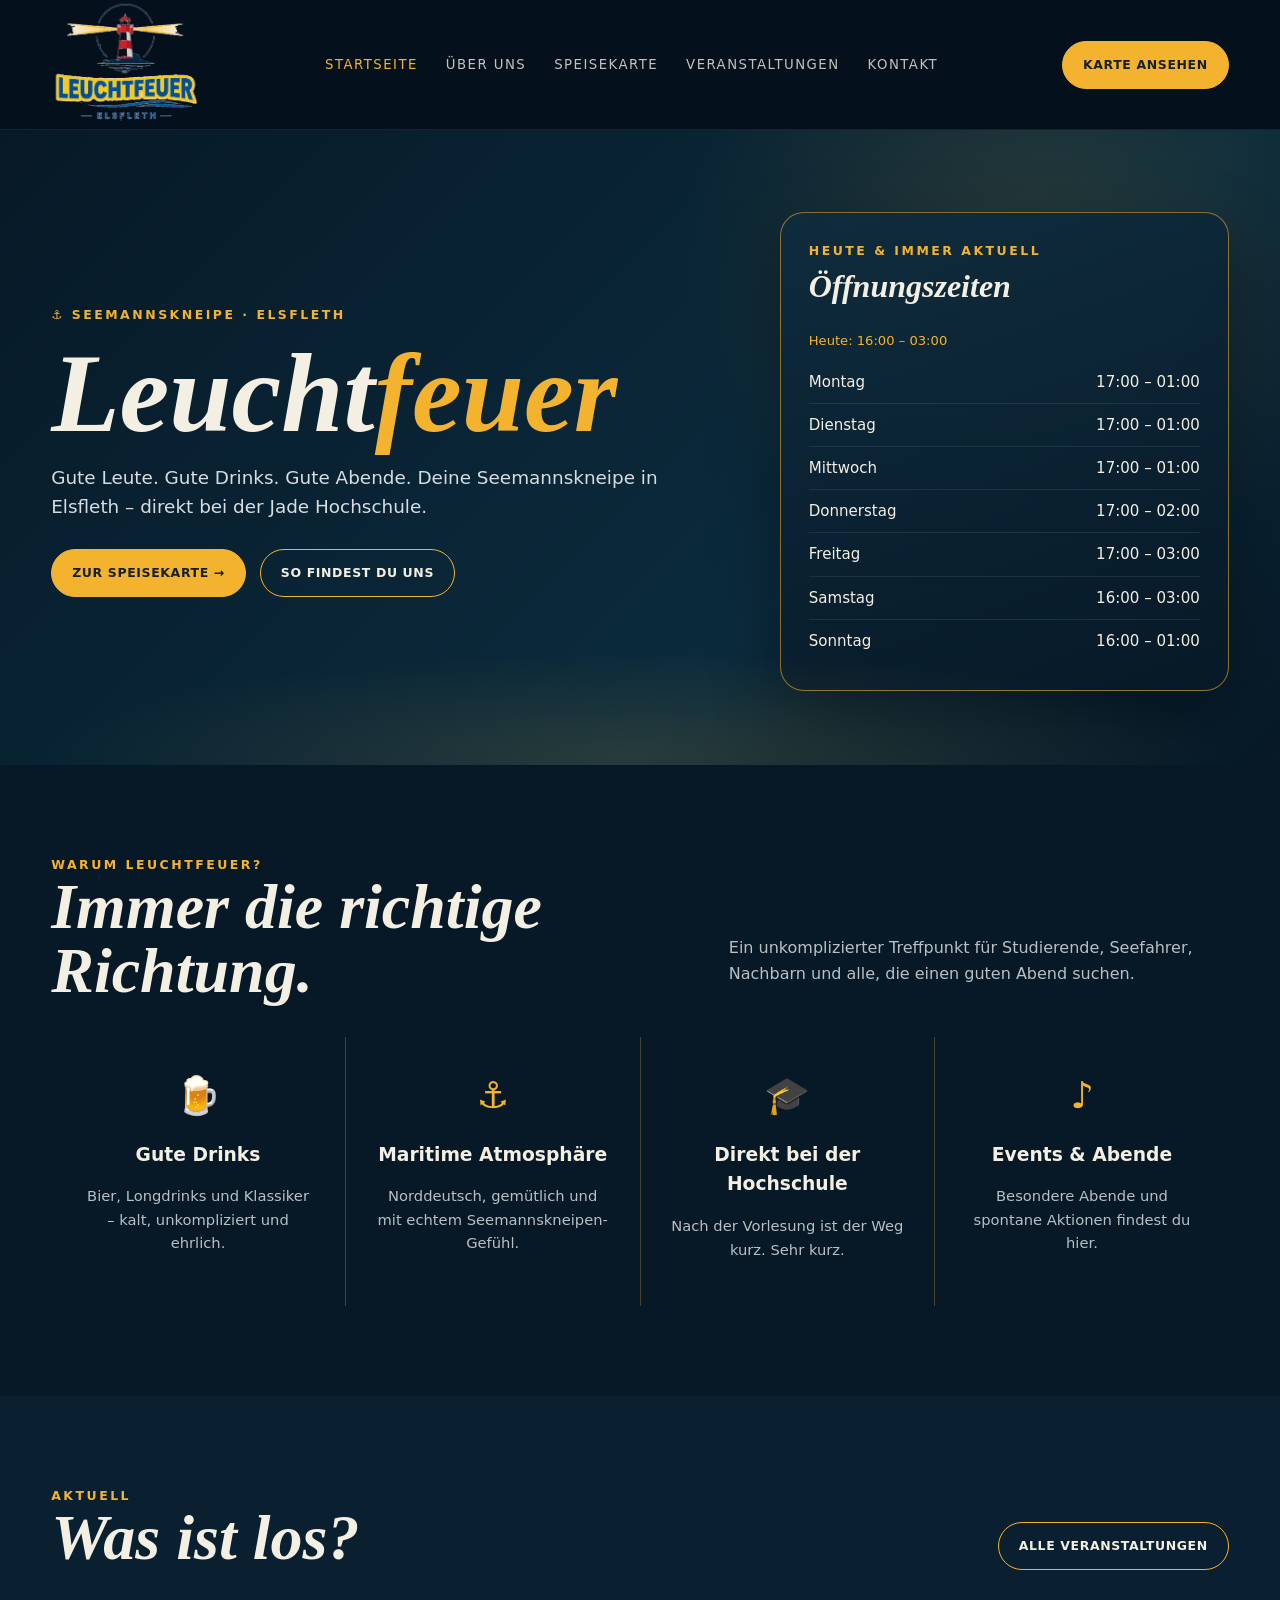
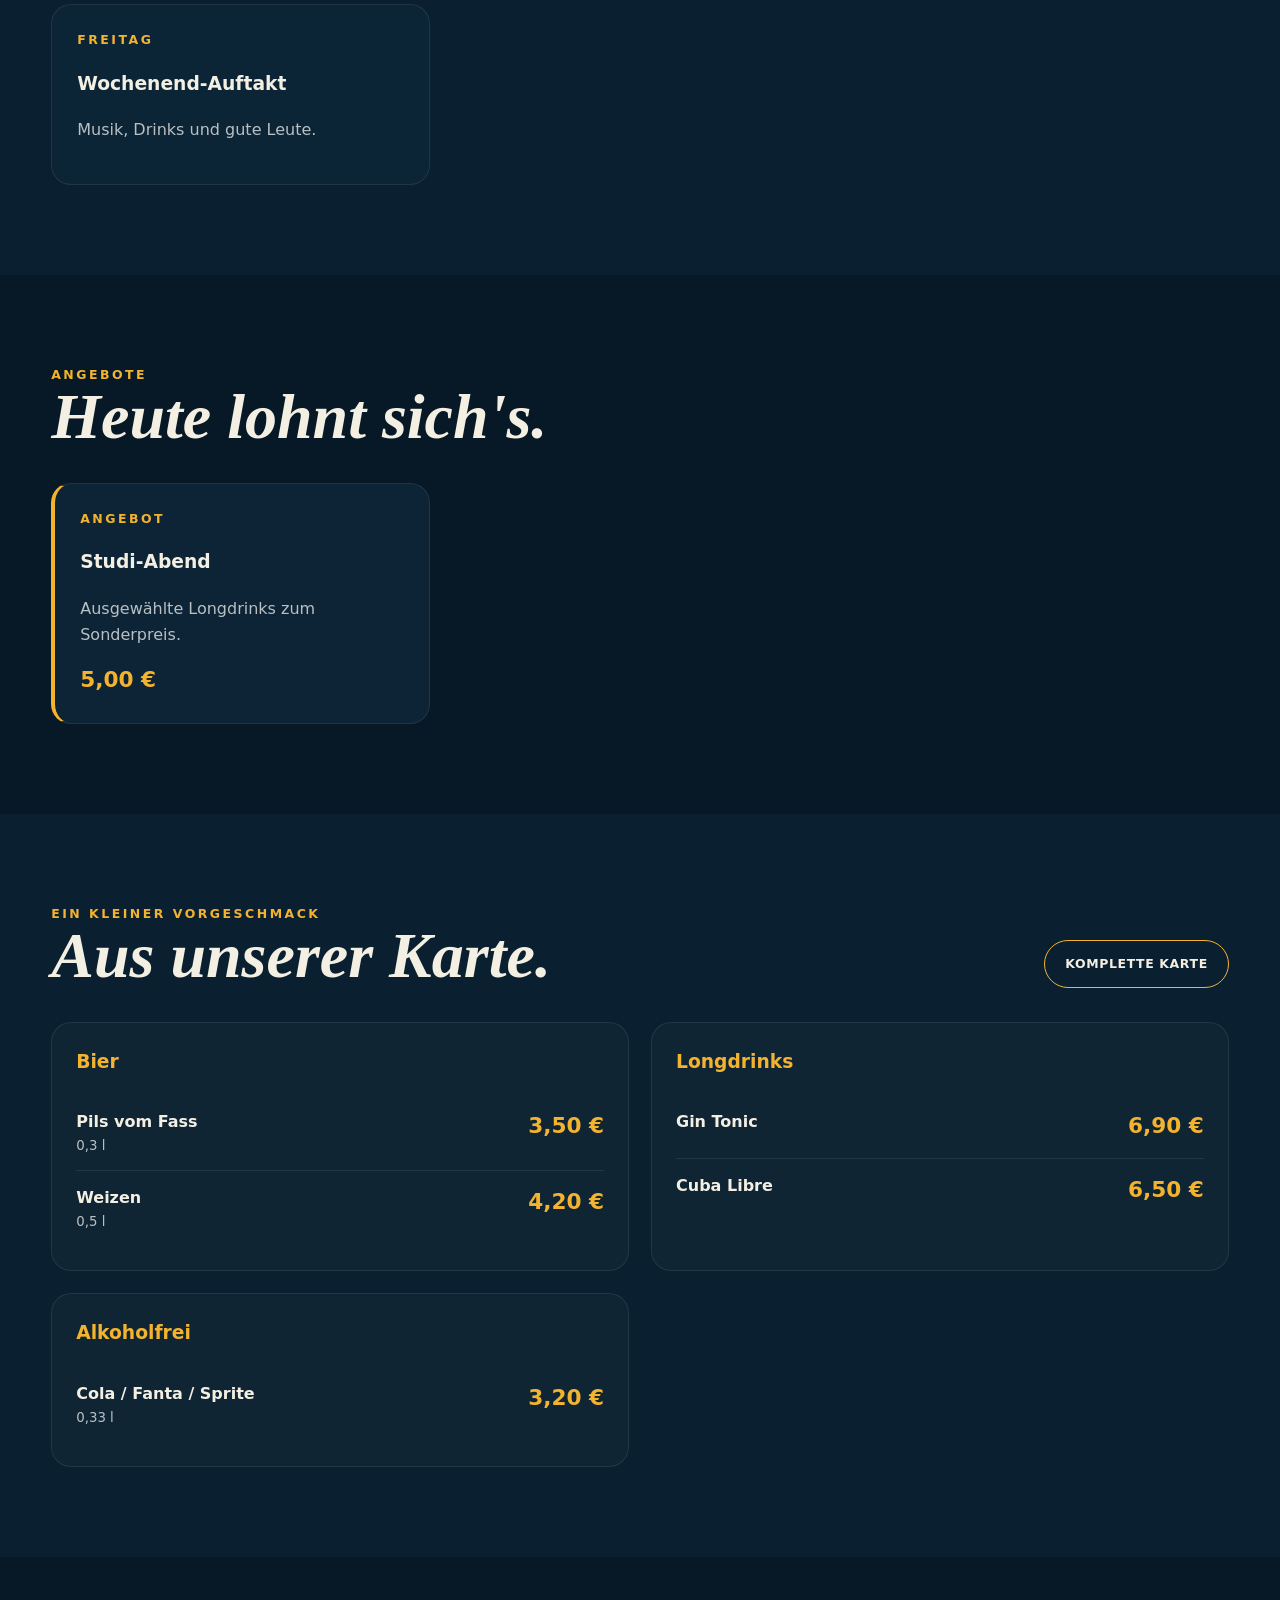
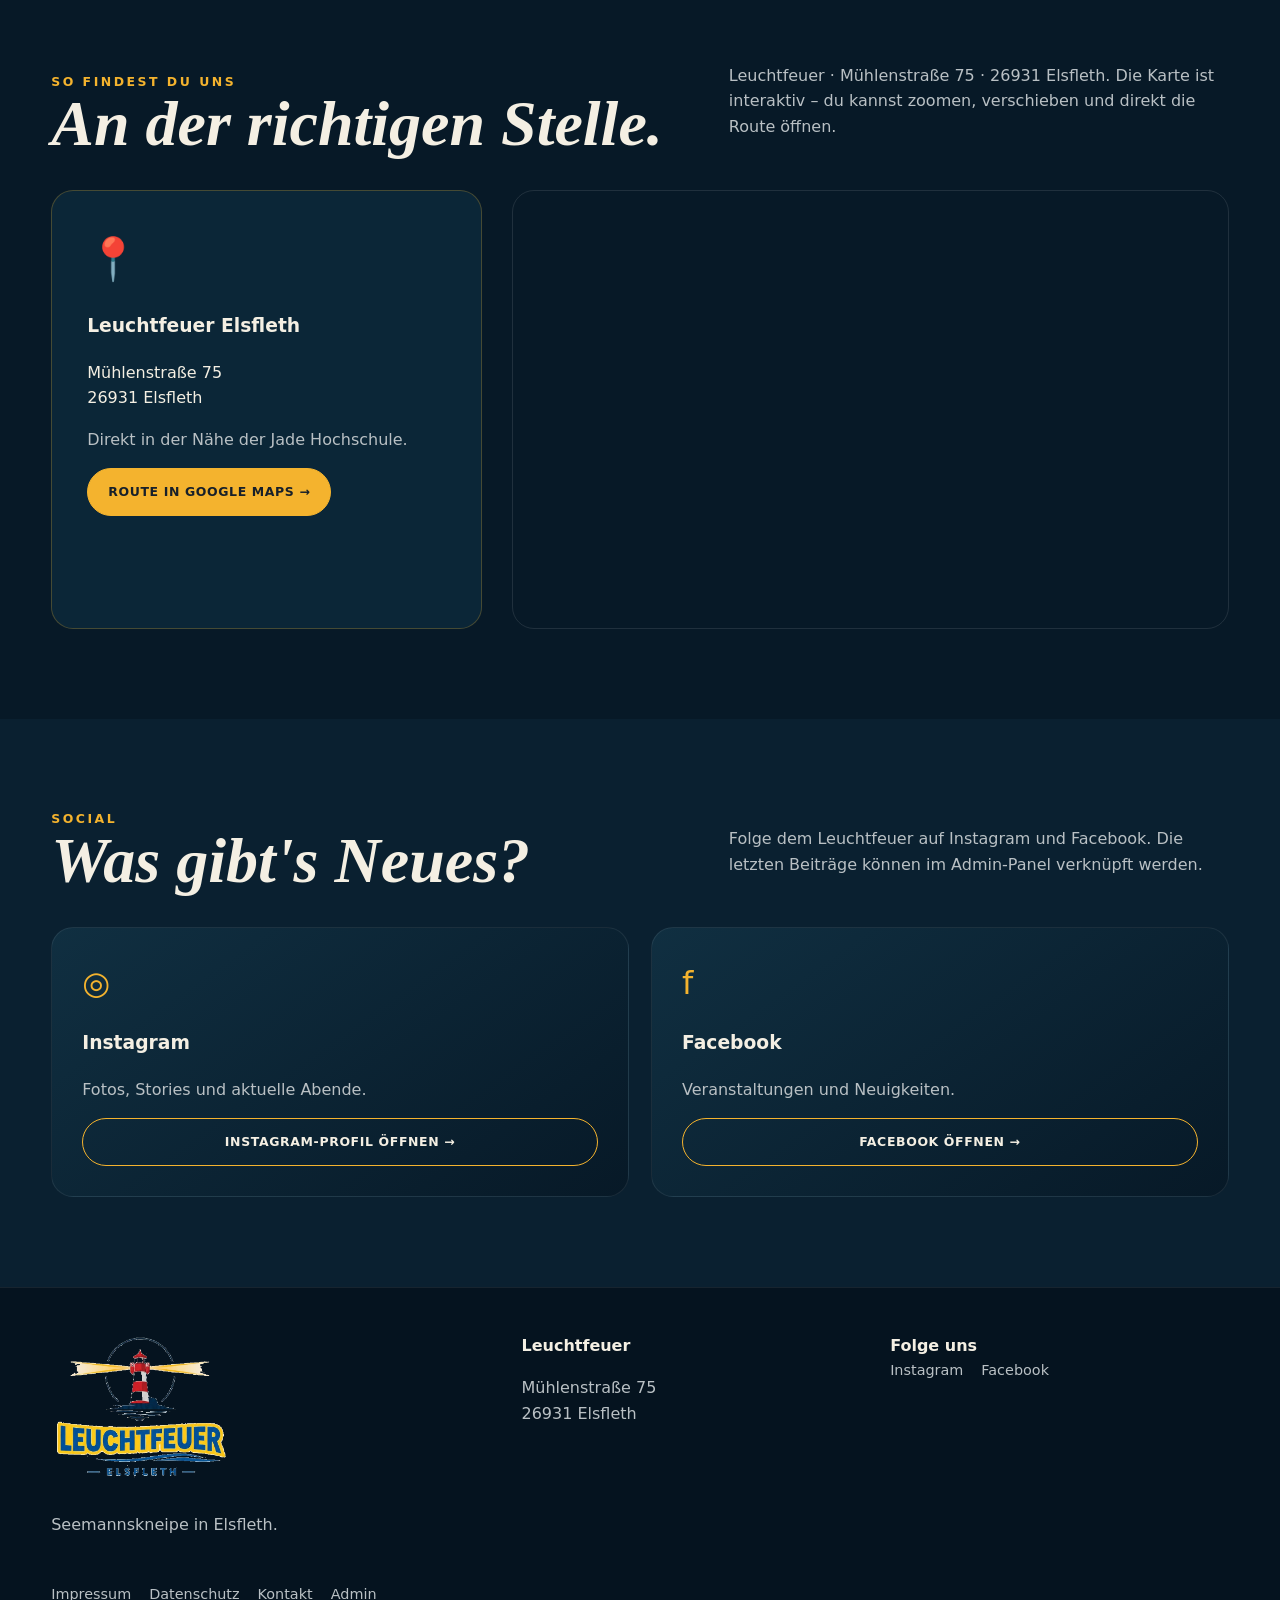
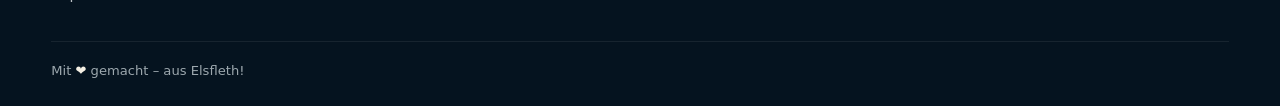
<file: v2/index.html>
<!doctype html>
<html lang="de">
<head>
<meta charset="utf-8"><meta name="viewport" content="width=device-width,initial-scale=1">
<title>Leuchtfeuer – Seemannskneipe Elsfleth</title>
<link rel="stylesheet" href="css/style.css">
</head>
<body>
<header class="topbar"><div class="container nav">
<a class="brand" href="index.html"><img src="pic/logo.png" alt="Leuchtfeuer Elsfleth"></a>
<nav class="navlinks"><a class="active" href="index.html">Startseite</a><a href="ueber-uns.html">Über uns</a><a href="speisekarte.html">Speisekarte</a><a href="veranstaltungen.html">Veranstaltungen</a><a href="kontakt.html">Kontakt</a></nav>
<a class="nav-cta" href="speisekarte.html">Karte ansehen</a><button class="mobile-menu" onclick="alert('Bitte das Menü über die Seitenlinks öffnen.')">☰</button>
</div></header>

<main>
<section class="hero"><div class="container hero-grid">
<div><div class="eyebrow">⚓ Seemannskneipe · Elsfleth</div><h1>Leucht<span>feuer</span></h1><p>Gute Leute. Gute Drinks. Gute Abende. Deine Seemannskneipe in Elsfleth – direkt bei der Jade Hochschule.</p><div class="hero-actions"><a class="btn" href="speisekarte.html">Zur Speisekarte →</a><a class="btn ghost" href="#anfahrt">So findest du uns</a></div></div>
<div class="hours-card"><div class="eyebrow">Heute & immer aktuell</div><h2>Öffnungszeiten</h2><div id="today-status" class="today"></div><div id="hours-list"></div></div>
</div></section>

<section class="section"><div class="container"><div class="section-head"><div><div class="eyebrow">Warum Leuchtfeuer?</div><h2>Immer die richtige Richtung.</h2></div><p>Ein unkomplizierter Treffpunkt für Studierende, Seefahrer, Nachbarn und alle, die einen guten Abend suchen.</p></div>
<div class="features"><div class="feature"><div class="icon">🍺</div><h3>Gute Drinks</h3><p>Bier, Longdrinks und Klassiker – kalt, unkompliziert und ehrlich.</p></div><div class="feature"><div class="icon">⚓</div><h3>Maritime Atmosphäre</h3><p>Norddeutsch, gemütlich und mit echtem Seemannskneipen-Gefühl.</p></div><div class="feature"><div class="icon">🎓</div><h3>Direkt bei der Hochschule</h3><p>Nach der Vorlesung ist der Weg kurz. Sehr kurz.</p></div><div class="feature"><div class="icon">♪</div><h3>Events & Abende</h3><p>Besondere Abende und spontane Aktionen findest du hier.</p></div></div></div></section>

<section class="section alt"><div class="container"><div class="section-head"><div><div class="eyebrow">Aktuell</div><h2>Was ist los?</h2></div><a class="btn ghost" href="veranstaltungen.html">Alle Veranstaltungen</a></div><div id="events" class="cards"></div></div></section>

<section class="section"><div class="container"><div class="section-head"><div><div class="eyebrow">Angebote</div><h2>Heute lohnt sich's.</h2></div></div><div id="offers" class="cards"></div></div></section>

<section class="section alt"><div class="container"><div class="section-head"><div><div class="eyebrow">Ein kleiner Vorgeschmack</div><h2>Aus unserer Karte.</h2></div><a class="btn ghost" href="speisekarte.html">Komplette Karte</a></div><div id="menu-preview" class="menu-grid"></div></div></section>

<section class="section" id="anfahrt"><div class="container"><div class="section-head"><div><div class="eyebrow">So findest du uns</div><h2>An der richtigen Stelle.</h2></div><p>Leuchtfeuer · Mühlenstraße 75 · 26931 Elsfleth. Die Karte ist interaktiv – du kannst zoomen, verschieben und direkt die Route öffnen.</p></div>
<div class="map-wrap"><div class="map-info"><div class="icon" style="font-size:2.6rem;color:var(--gold)">📍</div><h3>Leuchtfeuer Elsfleth</h3><p><span data-site="address">Mühlenstraße 75</span><br><span data-site="zipcity">26931 Elsfleth</span></p><p class="muted">Direkt in der Nähe der Jade Hochschule.</p><a class="btn" target="_blank" rel="noopener" href="https://www.google.com/maps/search/?api=1&query=Leuchtfeuer%20Elsfleth%2C%20Mühlenstraße%2075%2C%2026931%20Elsfleth">Route in Google Maps →</a></div>
<div class="map-box"><iframe title="Google Maps – Leuchtfeuer Elsfleth" loading="lazy" src="https://www.google.com/maps?q=Leuchtfeuer%20Elsfleth%2C%20Mühlenstra%C3%9Fe%2075%2C%2026931%20Elsfleth&output=embed"></iframe></div></div></div></section>

<section class="section alt"><div class="container"><div class="section-head"><div><div class="eyebrow">Social</div><h2>Was gibt's Neues?</h2></div><p>Folge dem Leuchtfeuer auf Instagram und Facebook. Die letzten Beiträge können im Admin-Panel verknüpft werden.</p></div>
<div class="social-grid"><article class="social-card"><div><div class="social-icon">◎</div><h3>Instagram</h3><p class="muted">Fotos, Stories und aktuelle Abende.</p></div><a id="ig-latest" class="btn ghost" target="_blank" rel="noopener">Instagram öffnen →</a></article>
<article class="social-card"><div><div class="social-icon">f</div><h3>Facebook</h3><p class="muted">Veranstaltungen und Neuigkeiten.</p></div><a id="fb-latest" class="btn ghost" target="_blank" rel="noopener">Facebook öffnen →</a></article></div></div></section>
</main>

<footer><div class="container"><div class="footer-grid"><div><img src="pic/logo.png" alt="Leuchtfeuer" style="width:180px"><p class="muted">Seemannskneipe in Elsfleth.</p></div><div><strong>Leuchtfeuer</strong><p class="muted"><span data-site="address">Mühlenstraße 75</span><br><span data-site="zipcity">26931 Elsfleth</span></p></div><div><strong>Folge uns</strong><div class="footer-links"><a id="ig-link" target="_blank" rel="noopener">Instagram</a><a id="fb-link" target="_blank" rel="noopener">Facebook</a></div></div></div>
<div class="footer-links" style="margin-top:30px"><a href="impressum.html" target="_blank" rel="noopener">Impressum</a><a href="datenschutz.html" target="_blank" rel="noopener">Datenschutz</a><a href="kontakt.html">Kontakt</a><a href="admin/">Admin</a></div>
<div class="maker">Mit <a href="https://www.instagram.com/thesimonfischer/" target="_blank" rel="noopener">❤️</a> gemacht – aus Elsfleth!</div>
</div></footer>
<div id="toast" class="toast"></div>
<script src="js/default-data.js"></script><script src="js/main.js"></script>
</body></html>
</file>
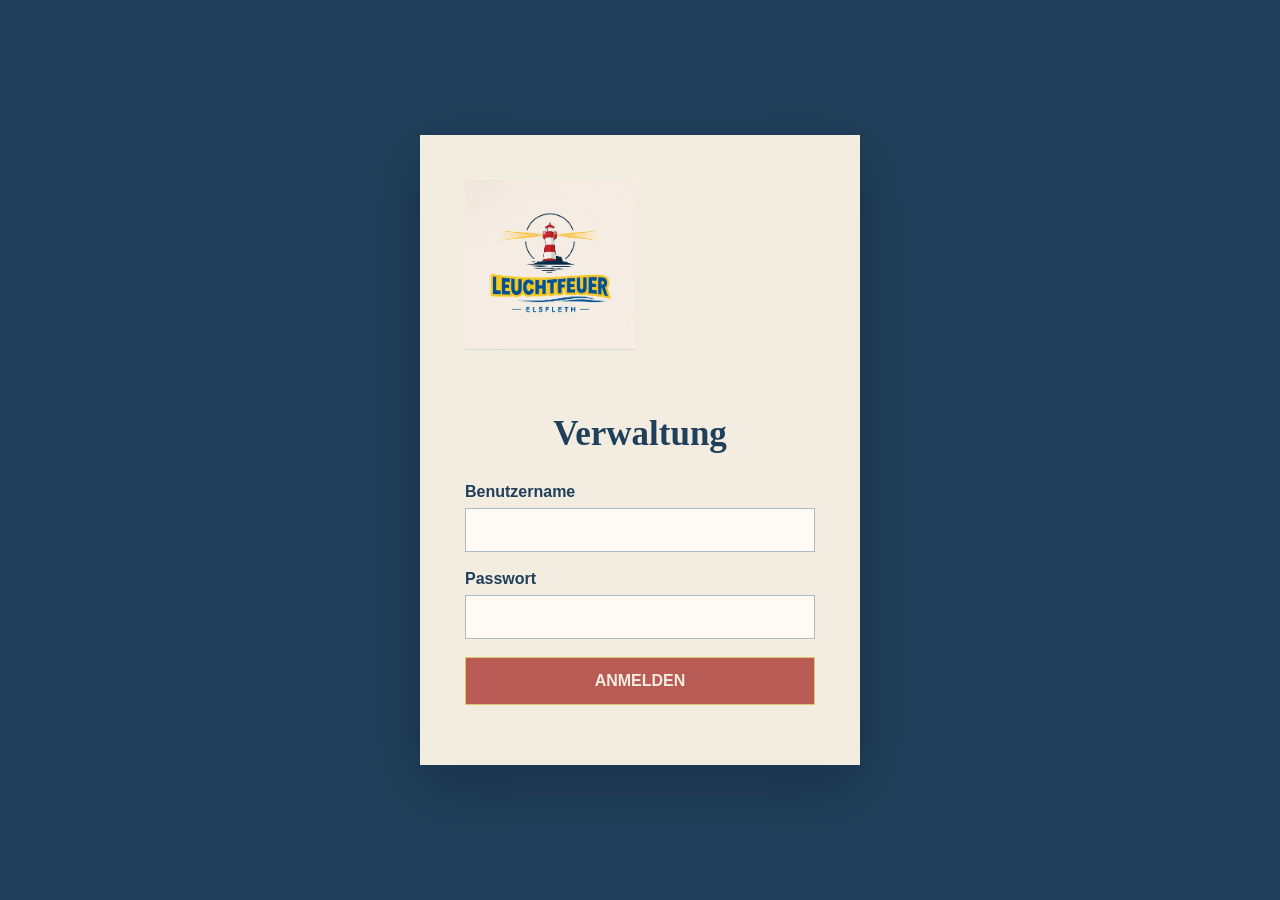
<file: v1/admin/index.html>
<!DOCTYPE html>
<html lang="de">
<head>

  
<meta charset="UTF-8">
<meta
  name="viewport"
  content="width=device-width,initial-scale=1"
>

<title>Leuchtfeuer – Verwaltung</title>

<style>

:root{
  --blue:#315d7d;
  --blue-dark:#203f5a;
  --red:#b85b55;
  --yellow:#dfc56d;
  --cream:#f3ece1;
  --cream-dark:#e7dccd;
}

*{
  box-sizing:border-box;
}

body{
  margin:0;
  background:var(--cream);
  color:var(--blue-dark);
  font-family:Arial,Helvetica,sans-serif;
}

button,
input,
textarea,
select{
  font:inherit;
}

.hidden{
  display:none!important;
}

/* LOGIN */

.login-screen{
  min-height:100vh;
  display:grid;
  place-items:center;
  padding:25px;
  background:var(--blue-dark);
}

.login-box{
  width:min(440px,100%);
  background:var(--cream);
  padding:45px;
  box-shadow:0 20px 60px rgba(0,0,0,.2);
}

.login-logo{
  width:170px;
  margin:0 auto 30px;
}

.login-box h1{
  text-align:center;
  font-family:Georgia,"Times New Roman",serif;
  font-size:35px;
}

.form-group{
  margin-bottom:18px;
}

.form-group label{
  display:block;
  font-weight:bold;
  margin-bottom:7px;
}

input,
textarea,
select{
  width:100%;
  border:1px solid rgba(49,93,125,.4);
  background:#fffaf3;
  color:var(--blue-dark);
  padding:12px;
}

textarea{
  min-height:100px;
  resize:vertical;
}

.admin-btn{
  width:100%;
  min-height:48px;
  border:1px solid var(--yellow);
  background:var(--red);
  color:var(--cream);
  cursor:pointer;
  font-weight:bold;
}

.login-error{
  margin-top:15px;
  color:var(--red);
  font-weight:bold;
  text-align:center;
}


/* ADMIN */

.admin-app{
  min-height:100vh;
}

.admin-header{
  background:var(--blue-dark);
  color:var(--cream);
  padding:16px 25px;
  display:flex;
  align-items:center;
  justify-content:space-between;
  gap:20px;
  position:sticky;
  top:0;
  z-index:100;
}

.admin-brand{
  display:flex;
  align-items:center;
  gap:15px;
}

.admin-brand img{
  width:125px;
}

.logout{
  background:transparent;
  color:var(--cream);
  border:1px solid rgba(243,236,225,.5);
  padding:10px 16px;
  cursor:pointer;
}

.admin-main{
  max-width:1250px;
  margin:auto;
  padding:40px 20px 80px;
}

.dashboard-title{
  margin-bottom:35px;
}

.dashboard-title h1{
  font-family:Georgia,"Times New Roman",serif;
  font-size:45px;
  margin:0;
}

.tabs{
  display:flex;
  gap:5px;
  flex-wrap:wrap;
  margin-bottom:25px;
}

.tab{
  border:1px solid var(--blue);
  background:transparent;
  color:var(--blue-dark);
  padding:12px 20px;
  cursor:pointer;
}

.tab.active{
  background:var(--blue);
  color:var(--cream);
}

.panel{
  display:none;
}

.panel.active{
  display:block;
}

.card{
  background:#fffaf3;
  border:1px solid rgba(49,93,125,.25);
  padding:25px;
  margin-bottom:20px;
}

.card h2{
  font-family:Georgia,"Times New Roman",serif;
  margin-top:0;
}

.form-grid{
  display:grid;
  grid-template-columns:repeat(2,1fr);
  gap:18px;
}

.full{
  grid-column:1/-1;
}

.primary{
  border:1px solid var(--yellow);
  background:var(--red);
  color:var(--cream);
  padding:12px 20px;
  cursor:pointer;
  font-weight:bold;
}

.secondary{
  border:1px solid var(--blue);
  background:transparent;
  color:var(--blue-dark);
  padding:10px 15px;
  cursor:pointer;
}

.danger{
  background:var(--red);
  color:var(--cream);
  border:0;
  padding:10px 15px;
  cursor:pointer;
}

.item-list{
  display:grid;
  gap:15px;
}

.item{
  border:1px solid rgba(49,93,125,.2);
  padding:20px;
  background:var(--cream);
}

.item-header{
  display:flex;
  justify-content:space-between;
  gap:20px;
  align-items:flex-start;
}

.item h3{
  font-family:Georgia,"Times New Roman",serif;
  margin-top:0;
}

.actions{
  display:flex;
  gap:8px;
  flex-wrap:wrap;
}

.status{
  display:inline-block;
  padding:5px 9px;
  font-size:12px;
  font-weight:bold;
  background:var(--yellow);
}

.status.off{
  background:var(--cream-dark);
}

.menu-category{
  border:1px solid rgba(49,93,125,.2);
  padding:20px;
  margin-bottom:15px;
}

.menu-row{
  display:grid;
  grid-template-columns:1fr 160px 45px;
  gap:10px;
  margin-bottom:10px;
}

.small{
  font-size:13px;
  opacity:.8;
}

.notice{
  padding:15px;
  background:var(--yellow);
  margin-bottom:20px;
  border-left:4px solid var(--red);
}

@media(max-width:700px){

  .admin-header{
    flex-direction:column;
    align-items:stretch;
  }

  .admin-brand{
    justify-content:center;
  }

  .form-grid{
    grid-template-columns:1fr;
  }

  .full{
    grid-column:auto;
  }

  .menu-row{
    grid-template-columns:1fr;
  }

  .item-header{
    flex-direction:column;
  }

}

</style>
</head>

<body>


<!-- LOGIN -->

<section
  class="login-screen"
  id="loginScreen"
>

  <div class="login-box">

    <img
      src="../pic/logo.png"
      class="login-logo"
      alt="Leuchtfeuer"
    >

    <h1>
      Verwaltung
    </h1>

    <form id="loginForm">

      <div class="form-group">

        <label>
          Benutzername
        </label>

        <input
          id="username"
          autocomplete="username"
          required
        >

      </div>

      <div class="form-group">

        <label>
          Passwort
        </label>

        <input
          id="password"
          type="password"
          autocomplete="current-password"
          required
        >

      </div>

      <button
        class="admin-btn"
        type="submit"
      >
        ANMELDEN
      </button>

    </form>

    <div
      class="login-error"
      id="loginError"
    ></div>

  </div>

</section>


<!-- ADMIN APP -->

<div
  class="admin-app hidden"
  id="adminApp"
>

<header class="admin-header">

  <div class="admin-brand">

    <img
      src="../pic/logo.png"
      alt="Leuchtfeuer"
    >

    <strong>
      Website-Verwaltung
    </strong>

  </div>

  <button
    class="logout"
    id="logout"
  >
    Abmelden
  </button>

</header>


<main class="admin-main">

  <div class="dashboard-title">

    <h1>
      Leuchtfeuer Verwaltung
    </h1>

    <p>
      Veranstaltungen, Angebote und Karte verwalten.
    </p>

  </div>


  <div class="notice">

    Änderungen werden in diesem Browser gespeichert.
    Für eine zentrale Verwaltung auf allen Geräten wird
    später ein echtes Backend benötigt.

  </div>


  <div class="tabs">

    <button
      class="tab active"
      data-tab="events"
    >
      Veranstaltungen
    </button>

    <button
      class="tab"
      data-tab="offers"
    >
      Angebote
    </button>

    <button
      class="tab"
      data-tab="menu"
    >
      Karte & Preise
    </button>

  </div>


  <!-- EVENTS -->

  <section
    class="panel active"
    id="panel-events"
  >

    <div class="card">

      <h2>
        Neue Veranstaltung
      </h2>

      <form id="eventForm">

        <div class="form-grid">

          <div class="form-group">

            <label>
              Datum
            </label>

            <input
              type="date"
              id="eventDate"
              required
            >

          </div>

          <div class="form-group">

            <label>
              Uhrzeit
            </label>

            <input
              type="time"
              id="eventTime"
              required
            >

          </div>

          <div class="form-group full">

            <label>
              Überschrift
            </label>

            <input
              id="eventTitle"
              placeholder="z.B. Live-Musik"
              required
            >

          </div>

          <div class="form-group full">

            <label>
              Beschreibung
            </label>

            <textarea
              id="eventDescription"
              placeholder="Beschreibung der Veranstaltung"
              required
            ></textarea>

          </div>

          <div class="form-group">

            <label>
              Sichtbar ab
            </label>

            <input
              type="datetime-local"
              id="eventVisibleFrom"
            >

          </div>

          <div class="form-group">

            <label>
              Sichtbar bis
            </label>

            <input
              type="datetime-local"
              id="eventVisibleUntil"
            >

          </div>

          <div class="full">

            <button
              class="primary"
              type="submit"
            >
              VERANSTALTUNG VERÖFFENTLICHEN
            </button>

          </div>

        </div>

      </form>

    </div>


    <div class="card">

      <h2>
        Veranstaltungen
      </h2>

      <div
        class="item-list"
        id="eventAdminList"
      ></div>

    </div>

  </section>


  <!-- OFFERS -->

  <section
    class="panel"
    id="panel-offers"
  >

    <div class="card">

      <h2>
        Neues Angebot
      </h2>

      <form id="offerForm">

        <div class="form-grid">

          <div class="form-group full">

            <label>
              Überschrift
            </label>

            <input
              id="offerTitle"
              required
            >

          </div>

          <div class="form-group full">

            <label>
              Beschreibung
            </label>

            <textarea
              id="offerDescription"
              required
            ></textarea>

          </div>

          <div class="full">

            <button
              class="primary"
              type="submit"
            >
              ANGEBOT AKTIVIEREN
            </button>

          </div>

        </div>

      </form>

    </div>


    <div class="card">

      <h2>
        Angebote
      </h2>

      <div
        class="item-list"
        id="offerAdminList"
      ></div>

    </div>

  </section>


  <!-- MENU -->

  <section
    class="panel"
    id="panel-menu"
  >

    <div class="card">

      <h2>
        Karte bearbeiten
      </h2>

      <p class="small">
        Hier können Kategorien, Getränke, Speisen
        und Preise verändert werden.
      </p>

      <div id="menuEditor"></div>

      <div class="menu-editor-actions">
        <button
          class="secondary"
          id="addMenuCategory"
          type="button"
        >
          + KATEGORIE HINZUFÜGEN
        </button>

        <button
          class="primary"
          id="saveMenu"
          type="button"
        >
          KARTE SPEICHERN
        </button>
      </div>

    </div>

  </section>

</main>

</div>


<script>

/* =============================================
   LOGIN
============================================= */

const USERNAME = "admin";
const PASSWORD = "leuchtfeuer-passwort1";

const loginScreen =
  document.getElementById("loginScreen");

const adminApp =
  document.getElementById("adminApp");

function checkLogin(){

  if(sessionStorage.getItem("leuchtfeuer_admin") === "true"){

    loginScreen.classList.add("hidden");

    adminApp.classList.remove("hidden");

    renderEverything();

  }

}

document
  .getElementById("loginForm")
  .addEventListener("submit",e=>{

    e.preventDefault();

    const user =
      document.getElementById("username").value;

    const pass =
      document.getElementById("password").value;

    if(user===USERNAME && pass===PASSWORD){

      sessionStorage.setItem(
        "leuchtfeuer_admin",
        "true"
      );

      loginScreen.classList.add("hidden");

      adminApp.classList.remove("hidden");

      renderEverything();

    }else{

      document.getElementById("loginError")
        .textContent =
        "Benutzername oder Passwort falsch.";

    }

  });


document
  .getElementById("logout")
  .addEventListener("click",()=>{

    sessionStorage.removeItem(
      "leuchtfeuer_admin"
    );

    location.reload();

  });


/* =============================================
   TABS
============================================= */

document
  .querySelectorAll(".tab")
  .forEach(button=>{

    button.addEventListener("click",()=>{

      document
        .querySelectorAll(".tab")
        .forEach(b=>b.classList.remove("active"));

      document
        .querySelectorAll(".panel")
        .forEach(p=>p.classList.remove("active"));

      button.classList.add("active");

      document
        .getElementById(
          "panel-"+button.dataset.tab
        )
        .classList.add("active");

    });

  });


/* =============================================
   HELPERS
============================================= */

function load(key,fallback){

  const value =
    localStorage.getItem(key);

  return value
    ? JSON.parse(value)
    : fallback;

}

function save(key,value){

  localStorage.setItem(
    key,
    JSON.stringify(value)
  );

}

function uid(){

  if(window.crypto && crypto.randomUUID){
    return crypto.randomUUID();
  }

  return Date.now()+"-"+Math.random();

}

function escapeHTML(value){

  return String(value ?? "")
    .replace(/&/g,"&amp;")
    .replace(/</g,"&lt;")
    .replace(/>/g,"&gt;")
    .replace(/"/g,"&quot;")
    .replace(/'/g,"&#039;");

}


/* =============================================
   EVENTS
============================================= */

const DEFAULT_EVENTS = [
  {
    id:"default1",
    date:"2026-09-26",
    time:"20:00",
    title:"Live-Musik",
    description:"Maritimer Abend mit guter Stimmung und kühlen Getränken.",
    visibleFrom:"",
    visibleUntil:"",
    active:true
  },
  {
    id:"default2",
    date:"2026-10-02",
    time:"18:00",
    title:"Themenabend",
    description:"Herzhafte Klassiker und gemütlicher Abend im Leuchtfeuer.",
    visibleFrom:"",
    visibleUntil:"",
    active:true
  }
];


function getEvents(){

  return load(
    "leuchtfeuer_events",
    DEFAULT_EVENTS
  );

}


function renderEvents(){

  const list =
    document.getElementById("eventAdminList");

  const events =
    getEvents();

  if(!events.length){

    list.innerHTML =
      "<p>Noch keine Veranstaltungen.</p>";

    return;

  }

  list.innerHTML = events
    .map(event=>`

      <div class="item">

        <div class="item-header">

          <div>

            <h3>
              ${escapeHTML(event.title)}
            </h3>

            <span class="status ${
              event.active===false ? "off":""
            }">

              ${
                event.active===false
                  ? "DEAKTIVIERT"
                  : "AKTIV"
              }

            </span>

          </div>

          <div class="actions">

            <button
              class="secondary"
              onclick="toggleEvent('${event.id}')"
            >
              ${
                event.active===false
                ? "Aktivieren"
                : "Deaktivieren"
              }
            </button>

            <button
              class="danger"
              onclick="deleteEvent('${event.id}')"
            >
              Löschen
            </button>

          </div>

        </div>

        <p>
          <strong>
            ${event.date}
          </strong>
          ·
          ${event.time} Uhr
        </p>

        <p>
          ${escapeHTML(event.description)}
        </p>

        <p class="small">
          Sichtbar ab:
          ${event.visibleFrom || "sofort"}
          <br>
          Sichtbar bis:
          ${event.visibleUntil || "unbegrenzt"}
        </p>

      </div>

    `)
    .join("");

}


document
  .getElementById("eventForm")
  .addEventListener("submit",e=>{

    e.preventDefault();

    const events =
      getEvents();

    events.push({

      id:uid(),

      date:
        document.getElementById("eventDate").value,

      time:
        document.getElementById("eventTime").value,

      title:
        document.getElementById("eventTitle").value,

      description:
        document.getElementById("eventDescription").value,

      visibleFrom:
        document.getElementById("eventVisibleFrom").value,

      visibleUntil:
        document.getElementById("eventVisibleUntil").value,

      active:true

    });

    save(
      "leuchtfeuer_events",
      events
    );

    e.target.reset();

    renderEvents();

    alert("Veranstaltung veröffentlicht.");

  });


function toggleEvent(id){

  const events =
    getEvents();

  const event =
    events.find(e=>e.id===id);

  if(!event){
    return;
  }

  event.active =
    event.active===false;

  save(
    "leuchtfeuer_events",
    events
  );

  renderEvents();

}


function deleteEvent(id){

  if(!confirm("Veranstaltung wirklich löschen?")){
    return;
  }

  const events =
    getEvents()
      .filter(e=>e.id!==id);

  save(
    "leuchtfeuer_events",
    events
  );

  renderEvents();

}


/* =============================================
   OFFERS
============================================= */

const DEFAULT_OFFERS = [
  {
    id:"offer1",
    title:"Feierabend im Leuchtfeuer",
    description:"Gemütlich den Tag ausklingen lassen.",
    active:true
  }
];


function getOffers(){

  return load(
    "leuchtfeuer_offers",
    DEFAULT_OFFERS
  );

}


function renderOffers(){

  const list =
    document.getElementById("offerAdminList");

  const offers =
    getOffers();

  list.innerHTML = offers.map(offer=>`

    <div class="item">

      <div class="item-header">

        <div>

          <h3>
            ${escapeHTML(offer.title)}
          </h3>

          <span class="status ${
            offer.active===false ? "off":""
          }">

            ${
              offer.active===false
              ? "DEAKTIVIERT"
              : "AKTIV"
            }

          </span>

        </div>

        <div class="actions">

          <button
            class="secondary"
            onclick="toggleOffer('${offer.id}')"
          >
            ${
              offer.active===false
              ? "Aktivieren"
              : "Deaktivieren"
            }
          </button>

          <button
            class="danger"
            onclick="deleteOffer('${offer.id}')"
          >
            Löschen
          </button>

        </div>

      </div>

      <p>
        ${escapeHTML(offer.description)}
      </p>

    </div>

  `).join("");

}


document
  .getElementById("offerForm")
  .addEventListener("submit",e=>{

    e.preventDefault();

    const offers =
      getOffers();

    offers.push({

      id:uid(),

      title:
        document.getElementById("offerTitle").value,

      description:
        document.getElementById("offerDescription").value,

      active:true

    });

    save(
      "leuchtfeuer_offers",
      offers
    );

    e.target.reset();

    renderOffers();

    alert("Angebot aktiviert.");

  });


function toggleOffer(id){

  const offers =
    getOffers();

  const offer =
    offers.find(o=>o.id===id);

  if(!offer){
    return;
  }

  offer.active =
    offer.active===false;

  save(
    "leuchtfeuer_offers",
    offers
  );

  renderOffers();

}


function deleteOffer(id){

  if(!confirm("Angebot wirklich löschen?")){
    return;
  }

  const offers =
    getOffers()
      .filter(o=>o.id!==id);

  save(
    "leuchtfeuer_offers",
    offers
  );

  renderOffers();

}


/* =============================================
   MENU
============================================= */

const DEFAULT_MENU = [
  {
    title:"Bier",
    items:[
      {name:"Pils 0,3 l",price:"3,20"},
      {name:"Helles 0,3 l",price:"3,20"},
      {name:"Weizen 0,5 l",price:"4,90"}
    ]
  },
  {
    title:"Alkoholfrei",
    items:[
      {name:"Cola 0,3 l",price:"3,00"},
      {name:"Wasser 0,25 l",price:"2,80"}
    ]
  },
  {
    title:"Longdrinks",
    items:[
      {name:"Gin Tonic",price:"7,50"},
      {name:"Rum Cola",price:"7,50"}
    ]
  }
];


function getMenu(){

  return load(
    "leuchtfeuer_menu",
    DEFAULT_MENU
  );

}


function renderMenuEditor(){

  const menu =
    getMenu();

  const editor =
    document.getElementById("menuEditor");

  editor.innerHTML =
    menu.map((category,ci)=>`

      <div
        class="menu-category"
        data-category="${ci}"
      >

        <div class="form-group">

          <label>
            Kategorie
          </label>

          <input
            class="category-title"
            value="${escapeHTML(category.title)}"
          >

        </div>

        <div class="category-actions">
          <button
            class="danger"
            type="button"
            onclick="removeMenuCategory(${ci})"
          >
            Kategorie löschen
          </button>
        </div>

        <div class="menu-items">

          ${category.items.map((item,ii)=>`

            <div class="menu-row">

              <input
                class="item-name"
                value="${escapeHTML(item.name)}"
                placeholder="Getränk / Speise"
              >

              <div class="price-input">
                <input
                  class="item-price"
                  value="${escapeHTML(String(item.price ?? "").replace(/€/g,"").trim())}"
                  placeholder="Preis"
                  inputmode="decimal"
                >
                <span>€</span>
              </div>

              <button
                class="danger"
                type="button"
                onclick="removeMenuItem(${ci},${ii})"
              >
                ×
              </button>

            </div>

          `).join("")}

        </div>

        <button
          class="secondary"
          type="button"
          onclick="addMenuItem(${ci})"
        >
          + Eintrag hinzufügen
        </button>

      </div>

    `)
    .join("");

}


function addMenuItem(categoryIndex){

  const menu =
    getMenu();

  menu[categoryIndex].items.push({
    name:"Neuer Eintrag",
    price:"0,00"
  });

  save(
    "leuchtfeuer_menu",
    menu
  );

  renderMenuEditor();

}


function removeMenuItem(categoryIndex,itemIndex){

  const menu =
    getMenu();

  menu[categoryIndex].items
    .splice(itemIndex,1);

  save(
    "leuchtfeuer_menu",
    menu
  );

  renderMenuEditor();

}


function addMenuCategory(){

  const menu = getMenu();

  menu.push({
    title:"Neue Kategorie",
    items:[
      {name:"Neuer Eintrag",price:"0,00"}
    ]
  });

  save("leuchtfeuer_menu",menu);
  renderMenuEditor();

}

function removeMenuCategory(categoryIndex){

  const menu = getMenu();

  if(menu.length <= 1){
    alert("Mindestens eine Kategorie muss vorhanden sein.");
    return;
  }

  if(!confirm("Diese Kategorie wirklich löschen?")){
    return;
  }

  menu.splice(categoryIndex,1);
  save("leuchtfeuer_menu",menu);
  renderMenuEditor();

}

const addMenuCategoryButton =
  document.getElementById("addMenuCategory");

if(addMenuCategoryButton){
  addMenuCategoryButton.addEventListener("click",addMenuCategory);
}

document
  .getElementById("saveMenu")
  .addEventListener("click",()=>{

    const categories =
      document.querySelectorAll(
        ".menu-category"
      );

    const menu = [];

    categories.forEach(category=>{

      const title =
        category.querySelector(
          ".category-title"
        ).value;

      const rows =
        category.querySelectorAll(
          ".menu-row"
        );

      const items = [];

      rows.forEach(row=>{

        items.push({

          name:
            row.querySelector(
              ".item-name"
            ).value,

          price:
            row.querySelector(
              ".item-price"
            ).value
            .replace(/€/g,"")
            .trim()

        });

      });

      menu.push({
        title,
        items
      });

    });

    save(
      "leuchtfeuer_menu",
      menu
    );

    alert("Karte gespeichert.");

  });


/* =============================================
   INIT
============================================= */

function renderEverything(){

  renderEvents();

  renderOffers();

  renderMenuEditor();

}

checkLogin();

</script>

</body>
</html>
</file>
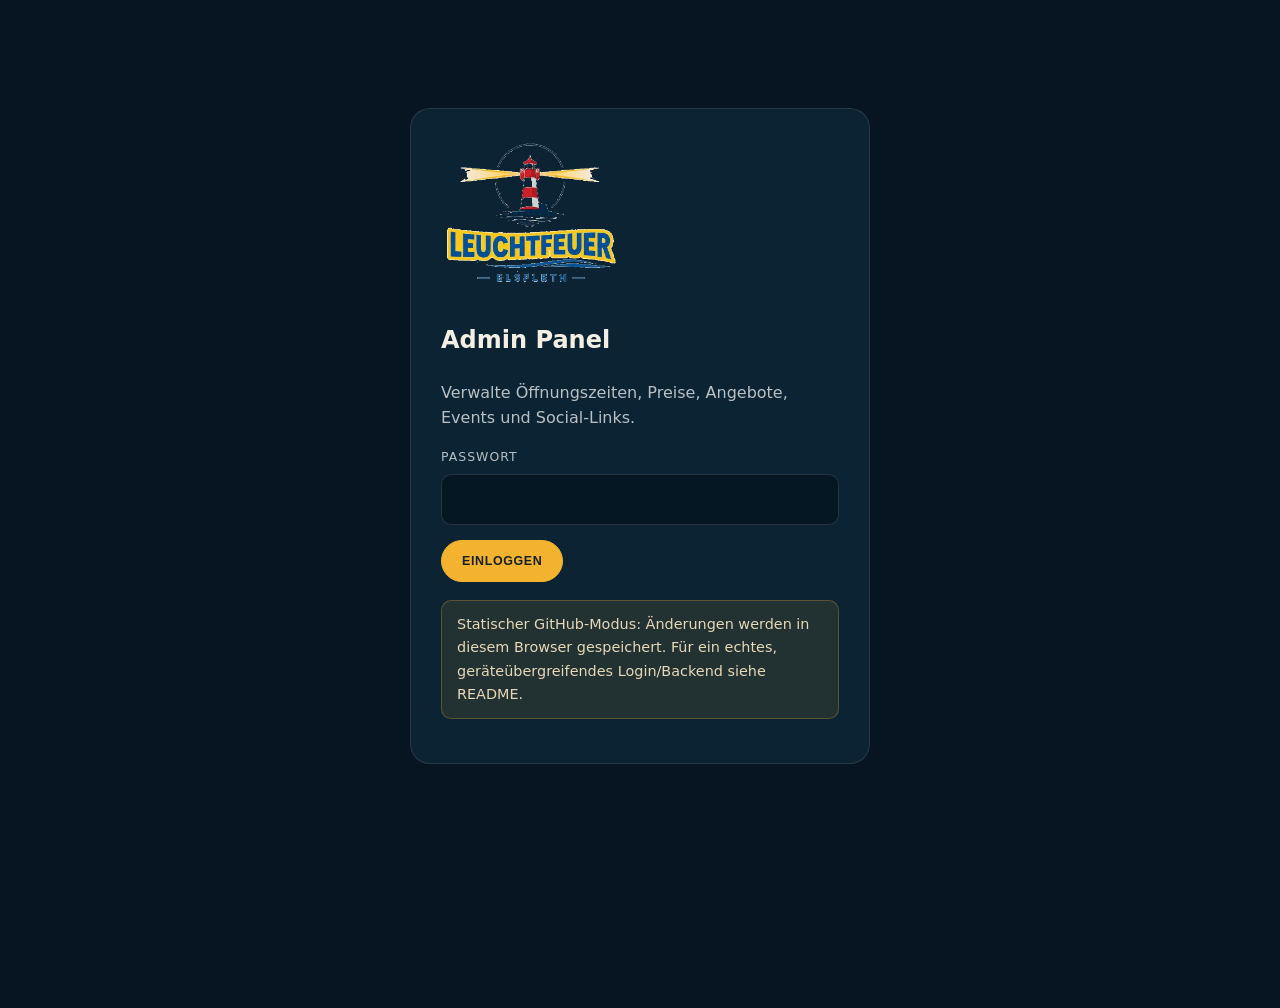
<file: v2/admin/index.html>
<!doctype html><html lang="de"><head><meta charset="utf-8"><meta name="viewport" content="width=device-width,initial-scale=1"><title>Leuchtfeuer Admin</title><link rel="stylesheet" href="../css/style.css"></head><body class="admin-page">
<div id="login" class="login"><img src="../pic/logo.png" alt="Leuchtfeuer" style="width:180px"><h2>Admin Panel</h2><p class="muted">Verwalte Öffnungszeiten, Preise, Angebote, Events und Social-Links.</p><div class="field"><label>Passwort</label><input id="password" type="password" autocomplete="current-password"></div><button class="btn" style="margin-top:15px" onclick="login()">Einloggen</button><p class="notice" style="margin-top:18px">Statischer GitHub-Modus: Änderungen werden in diesem Browser gespeichert. Für ein echtes, geräteübergreifendes Login/Backend siehe README.</p></div>
<div id="app" style="display:none" class="admin-shell"><aside class="admin-side"><img src="../pic/logo.png" style="width:160px"><h1>Admin</h1><button class="active" data-tab="dashboard">Dashboard</button><button data-tab="hours">Öffnungszeiten</button><button data-tab="menu">Speisekarte</button><button data-tab="offers">Angebote</button><button data-tab="events">Veranstaltungen</button><button data-tab="social">Social Media</button><button data-tab="settings">Einstellungen</button><hr style="border-color:rgba(255,255,255,.08)"><button onclick="exportData()">Daten exportieren</button><button onclick="document.getElementById('importFile').click()">Daten importieren</button><input id="importFile" type="file" accept=".json" hidden onchange="importData(event)"><button onclick="logout()">Ausloggen</button><a class="btn ghost" style="margin-top:15px;width:100%" href="../index.html">Website öffnen</a></aside>
<main class="admin-main"><section id="tab-dashboard" class="tab"><h2>Dashboard</h2><div class="cards"><div class="card"><div class="eyebrow">Öffnungszeiten</div><h3>Direkt editierbar</h3><p class="muted">Die Website liest die Zeiten aus dem gespeicherten Datensatz.</p></div><div class="card"><div class="eyebrow">Preise</div><h3>Direkt editierbar</h3><p class="muted">Änderungen werden sofort im Browser gespeichert.</p></div><div class="card"><div class="eyebrow">Angebote</div><h3>Aktiv / inaktiv</h3><p class="muted">Nur aktive Angebote werden öffentlich angezeigt.</p></div></div><div class="panel"><h3>Wichtig für GitHub Pages</h3><p>GitHub Pages liefert Dateien aus, kann aber selbst keine Datenbankänderungen speichern. Dieses Paket funktioniert deshalb sofort im <strong>lokalen Browser-Modus</strong>. Für einen echten Geschäftsführer-Login auf mehreren Geräten braucht es später ein Backend (z. B. Supabase/Firebase). Details stehen in der README.</p></div></section>
<section id="tab-hours" class="tab" style="display:none"><h2>Öffnungszeiten</h2><div class="panel"><div id="hours-editor"></div><button class="btn" onclick="saveHours()">Öffnungszeiten speichern</button></div></section>
<section id="tab-menu" class="tab" style="display:none"><h2>Speisekarte & Preise</h2><div class="panel"><div class="admin-actions"><button class="btn" onclick="addMenu()">+ Artikel</button><button class="btn ghost" onclick="saveMenu()">Speichern</button></div><div style="overflow:auto;margin-top:20px"><table class="admin-table"><thead><tr><th>Kategorie</th><th>Artikel</th><th>Hinweis</th><th>Preis</th><th></th></tr></thead><tbody id="menu-editor"></tbody></table></div></div></section>
<section id="tab-offers" class="tab" style="display:none"><h2>Angebote</h2><div class="panel"><button class="btn" onclick="addOffer()">+ Angebot</button><div id="offers-editor" style="margin-top:20px"></div></div></section>
<section id="tab-events" class="tab" style="display:none"><h2>Veranstaltungen</h2><div class="panel"><button class="btn" onclick="addEvent()">+ Veranstaltung</button><div id="events-editor" style="margin-top:20px"></div></div></section>
<section id="tab-social" class="tab" style="display:none"><h2>Social Media</h2><div class="panel"><div class="form-grid"><div class="field"><label>Instagram Profil</label><input id="instagram"></div><div class="field"><label>Facebook Seite</label><input id="facebook"></div><div class="field"><label>Neuster Instagram-Post URL</label><input id="latestInstagram" placeholder="https://www.instagram.com/p/..."></div><div class="field"><label>Neuster Facebook-Post URL</label><input id="latestFacebook" placeholder="https://www.facebook.com/..."></div></div><button class="btn" style="margin-top:18px" onclick="saveSocial()">Social Media speichern</button><p class="notice" style="margin-top:20px">Für wirklich automatische „immer neuester Post“-Feeds braucht es die offiziellen Meta-APIs und einen kleinen Server/Serverless-Backend. Dieses statische Paket kann die jeweils hinterlegten neuesten Post-Links anzeigen.</p></div></section>
<section id="tab-settings" class="tab" style="display:none"><h2>Website-Einstellungen</h2><div class="panel"><div class="form-grid"><div class="field"><label>Name</label><input id="siteName"></div><div class="field"><label>Tagline</label><input id="tagline"></div><div class="field full"><label>Beschreibung</label><textarea id="description"></textarea></div><div class="field"><label>Adresse</label><input id="address"></div><div class="field"><label>PLZ / Ort</label><input id="zipcity"></div><div class="field"><label>Telefon</label><input id="phone"></div><div class="field"><label>E-Mail</label><input id="email"></div></div><button class="btn" style="margin-top:18px" onclick="saveSettings()">Einstellungen speichern</button></div><div class="panel"><h3>Bildordner</h3><p class="muted">Die austauschbaren Website-Bilder liegen in <code>/pic/</code>: <code>logo.png</code>, <code>bild1.png</code>, <code>bild2.png</code>, <code>bild3.png</code>. Einfach im GitHub-Repository ersetzen – Dateinamen beibehalten.</p></div></section>
</main></div><div id="toast" class="toast"></div>
<script src="../js/default-data.js"></script><script src="admin.js"></script></body></html>
</file>
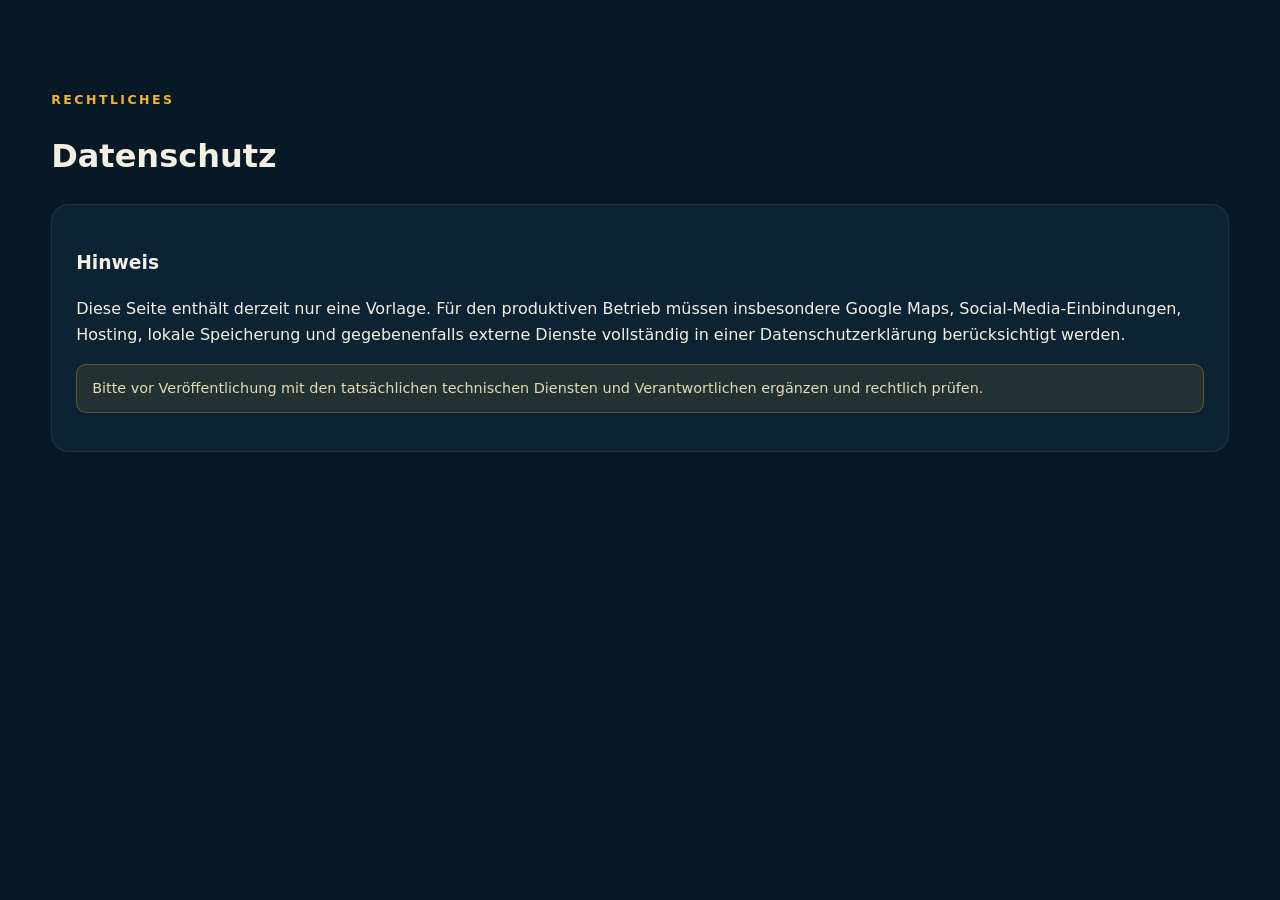
<file: v2/datenschutz.html>
<!doctype html><html lang="de"><head><meta charset="utf-8"><meta name="viewport" content="width=device-width,initial-scale=1"><title>Datenschutz – Leuchtfeuer</title><link rel="stylesheet" href="css/style.css"></head><body><main class="section"><div class="container"><div class="eyebrow">Rechtliches</div><h1>Datenschutz</h1><div class="panel"><h3>Hinweis</h3><p>Diese Seite enthält derzeit nur eine Vorlage. Für den produktiven Betrieb müssen insbesondere Google Maps, Social-Media-Einbindungen, Hosting, lokale Speicherung und gegebenenfalls externe Dienste vollständig in einer Datenschutzerklärung berücksichtigt werden.</p><p class="notice">Bitte vor Veröffentlichung mit den tatsächlichen technischen Diensten und Verantwortlichen ergänzen und rechtlich prüfen.</p></div></div></main></body></html>
</file>
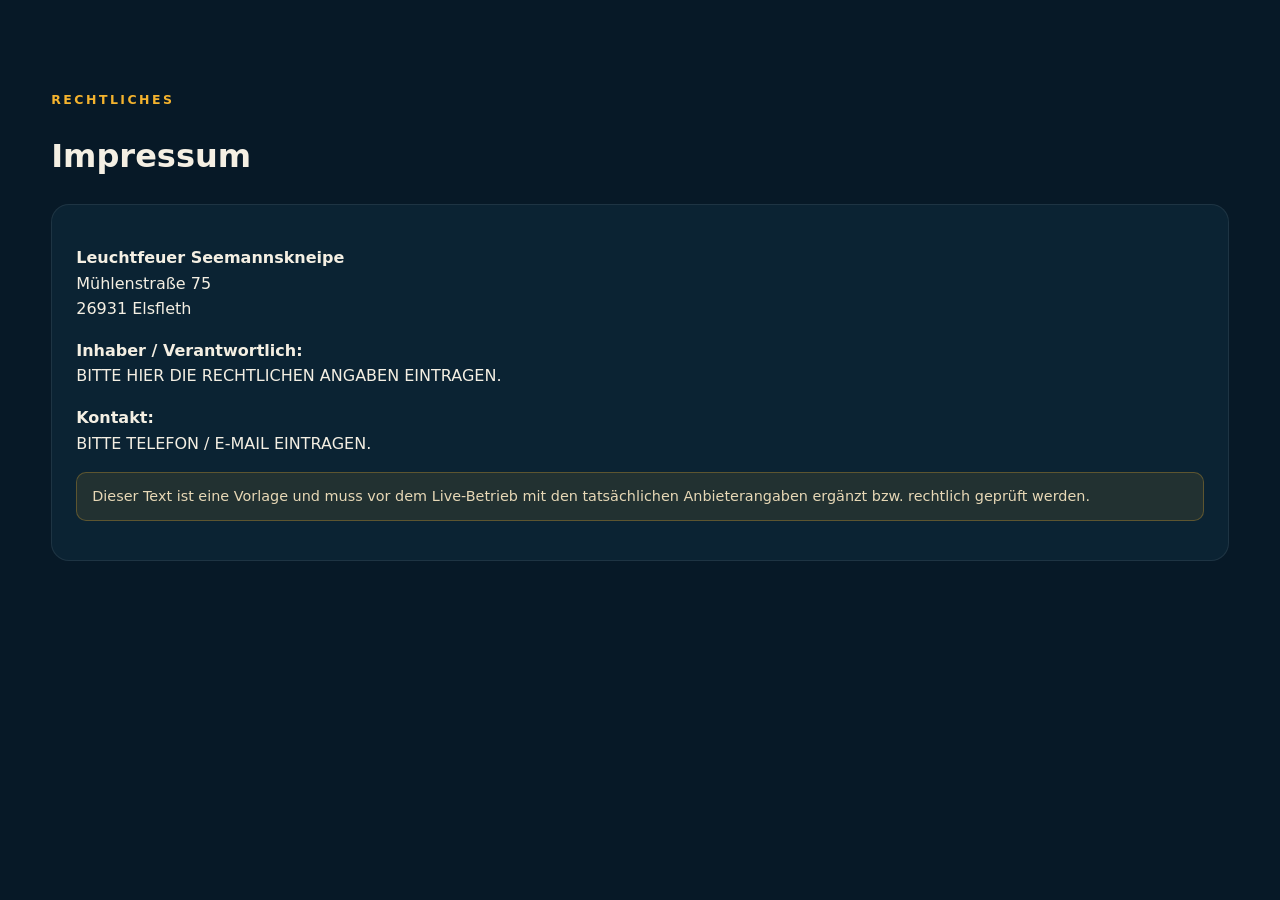
<file: v2/impressum.html>
<!doctype html><html lang="de"><head><meta charset="utf-8"><meta name="viewport" content="width=device-width,initial-scale=1"><title>Impressum – Leuchtfeuer</title><link rel="stylesheet" href="css/style.css"></head><body><main class="section"><div class="container"><div class="eyebrow">Rechtliches</div><h1>Impressum</h1><div class="panel"><p><strong>Leuchtfeuer Seemannskneipe</strong><br>Mühlenstraße 75<br>26931 Elsfleth</p><p><strong>Inhaber / Verantwortlich:</strong><br>BITTE HIER DIE RECHTLICHEN ANGABEN EINTRAGEN.</p><p><strong>Kontakt:</strong><br>BITTE TELEFON / E-MAIL EINTRAGEN.</p><p class="notice">Dieser Text ist eine Vorlage und muss vor dem Live-Betrieb mit den tatsächlichen Anbieterangaben ergänzt bzw. rechtlich geprüft werden.</p></div></div></main></body></html>
</file>
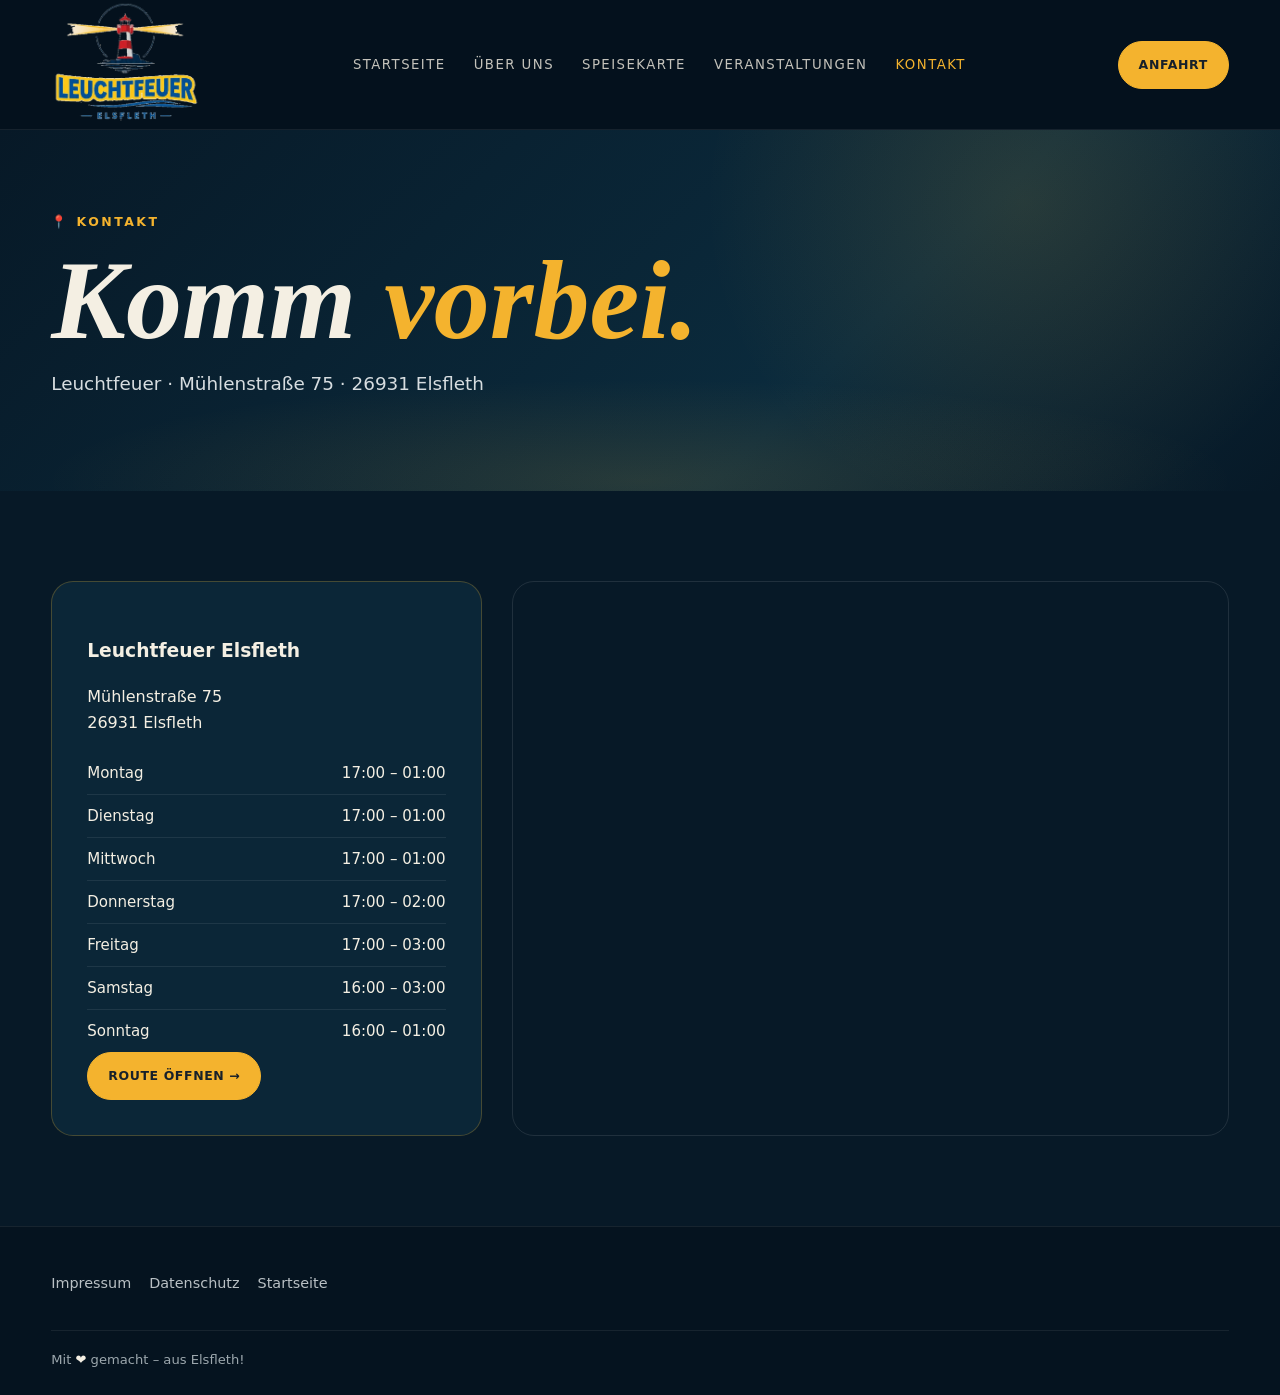
<file: v2/kontakt.html>
<!doctype html><html lang="de"><head><meta charset="utf-8"><meta name="viewport" content="width=device-width,initial-scale=1"><title>Kontakt – Leuchtfeuer</title><link rel="stylesheet" href="css/style.css"></head><body>
<header class="topbar"><div class="container nav"><a class="brand" href="index.html"><img src="pic/logo.png"></a><nav class="navlinks"><a href="index.html">Startseite</a><a href="ueber-uns.html">Über uns</a><a href="speisekarte.html">Speisekarte</a><a href="veranstaltungen.html">Veranstaltungen</a><a class="active" href="kontakt.html">Kontakt</a></nav><a class="nav-cta" href="index.html#anfahrt">Anfahrt</a></div></header>
<section class="hero"><div class="container"><div class="eyebrow">📍 Kontakt</div><h1>Komm <span>vorbei.</span></h1><p>Leuchtfeuer · Mühlenstraße 75 · 26931 Elsfleth</p></div></section>
<section class="section"><div class="container"><div class="map-wrap"><div class="map-info"><h3>Leuchtfeuer Elsfleth</h3><p><span data-site="address">Mühlenstraße 75</span><br><span data-site="zipcity">26931 Elsfleth</span></p><div id="hours-list"></div><a class="btn" target="_blank" href="https://www.google.com/maps/search/?api=1&query=Leuchtfeuer%20Elsfleth%2C%20Mühlenstraße%2075%2C%2026931%20Elsfleth">Route öffnen →</a></div><div class="map-box"><iframe title="Google Maps" loading="lazy" src="https://www.google.com/maps?q=Leuchtfeuer%20Elsfleth%2C%20Mühlenstra%C3%9Fe%2075%2C%2026931%20Elsfleth&output=embed"></iframe></div></div></div></section>
<footer><div class="container"><div class="footer-links"><a href="impressum.html" target="_blank">Impressum</a><a href="datenschutz.html" target="_blank">Datenschutz</a><a href="index.html">Startseite</a></div><div class="maker">Mit <a href="https://www.instagram.com/thesimonfischer/" target="_blank">❤️</a> gemacht – aus Elsfleth!</div></div></footer>
<script src="js/default-data.js"></script><script src="js/main.js"></script></body></html>
</file>
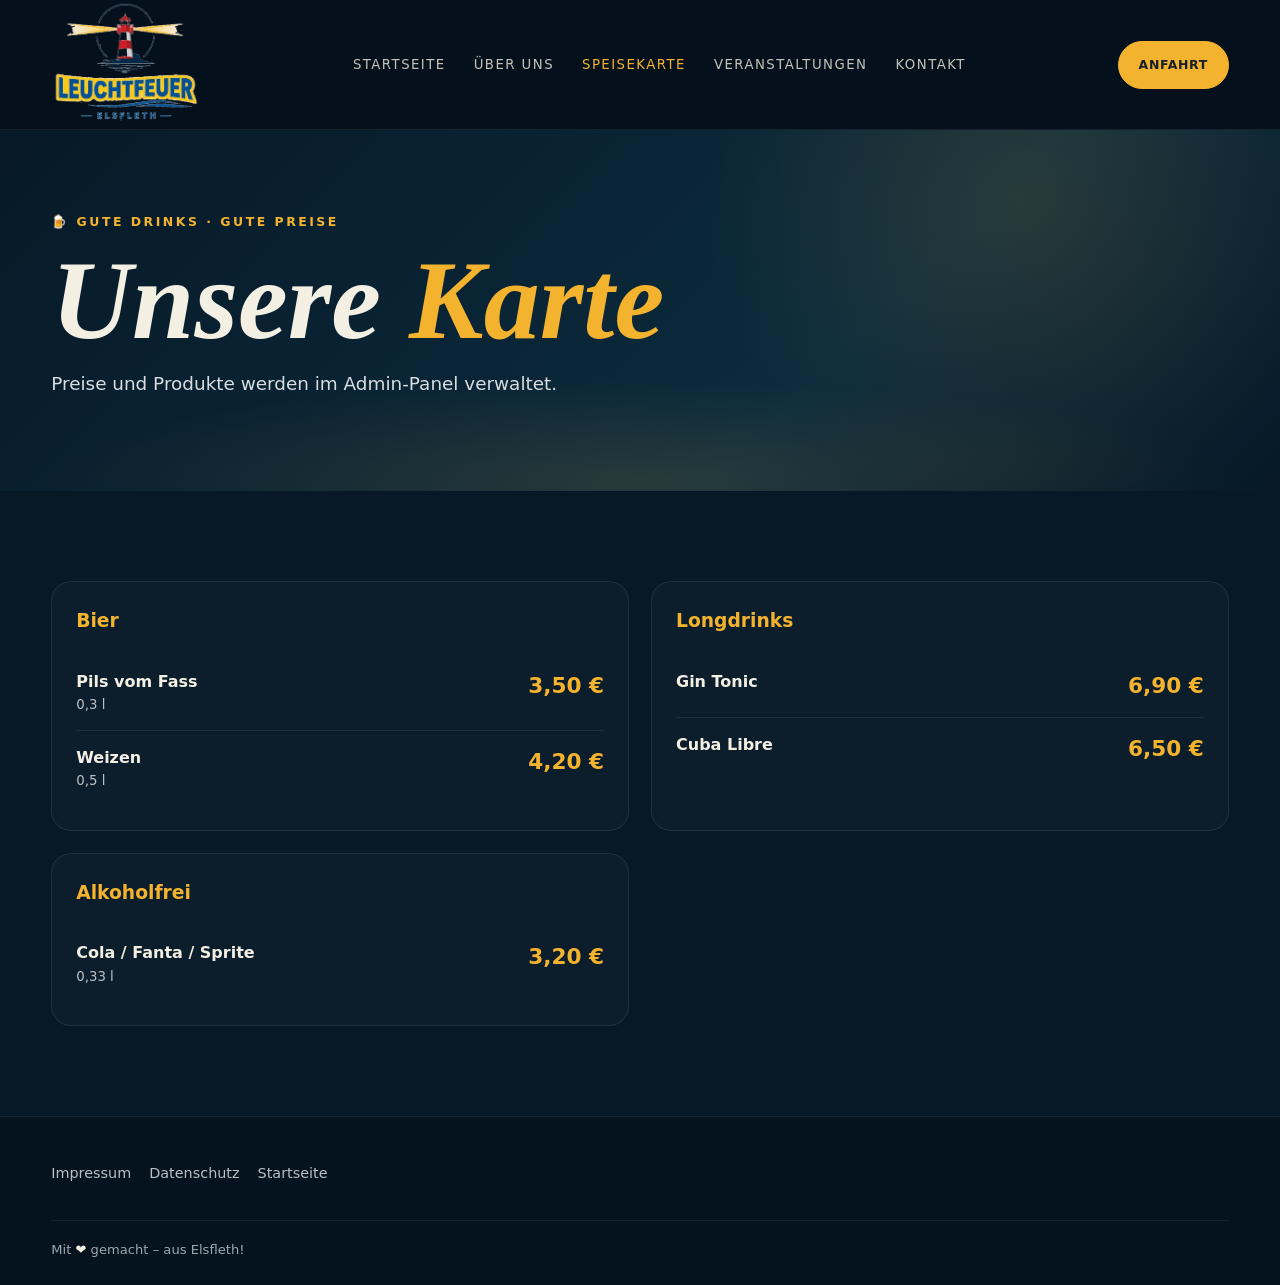
<file: v2/speisekarte.html>
<!doctype html><html lang="de"><head><meta charset="utf-8"><meta name="viewport" content="width=device-width,initial-scale=1"><title>Speisekarte – Leuchtfeuer</title><link rel="stylesheet" href="css/style.css"></head><body>
<header class="topbar"><div class="container nav"><a class="brand" href="index.html"><img src="pic/logo.png"></a><nav class="navlinks"><a href="index.html">Startseite</a><a href="ueber-uns.html">Über uns</a><a class="active" href="speisekarte.html">Speisekarte</a><a href="veranstaltungen.html">Veranstaltungen</a><a href="kontakt.html">Kontakt</a></nav><a class="nav-cta" href="index.html#anfahrt">Anfahrt</a></div></header>
<section class="hero"><div class="container"><div class="eyebrow">🍺 Gute Drinks · gute Preise</div><h1>Unsere <span>Karte</span></h1><p>Preise und Produkte werden im Admin-Panel verwaltet.</p></div></section>
<section class="section"><div class="container"><div id="menu-preview" class="menu-grid"></div></div></section>
<footer><div class="container"><div class="footer-links"><a href="impressum.html" target="_blank">Impressum</a><a href="datenschutz.html" target="_blank">Datenschutz</a><a href="index.html">Startseite</a></div><div class="maker">Mit <a href="https://www.instagram.com/thesimonfischer/" target="_blank">❤️</a> gemacht – aus Elsfleth!</div></div></footer>
<script src="js/default-data.js"></script><script src="js/main.js"></script></body></html>
</file>
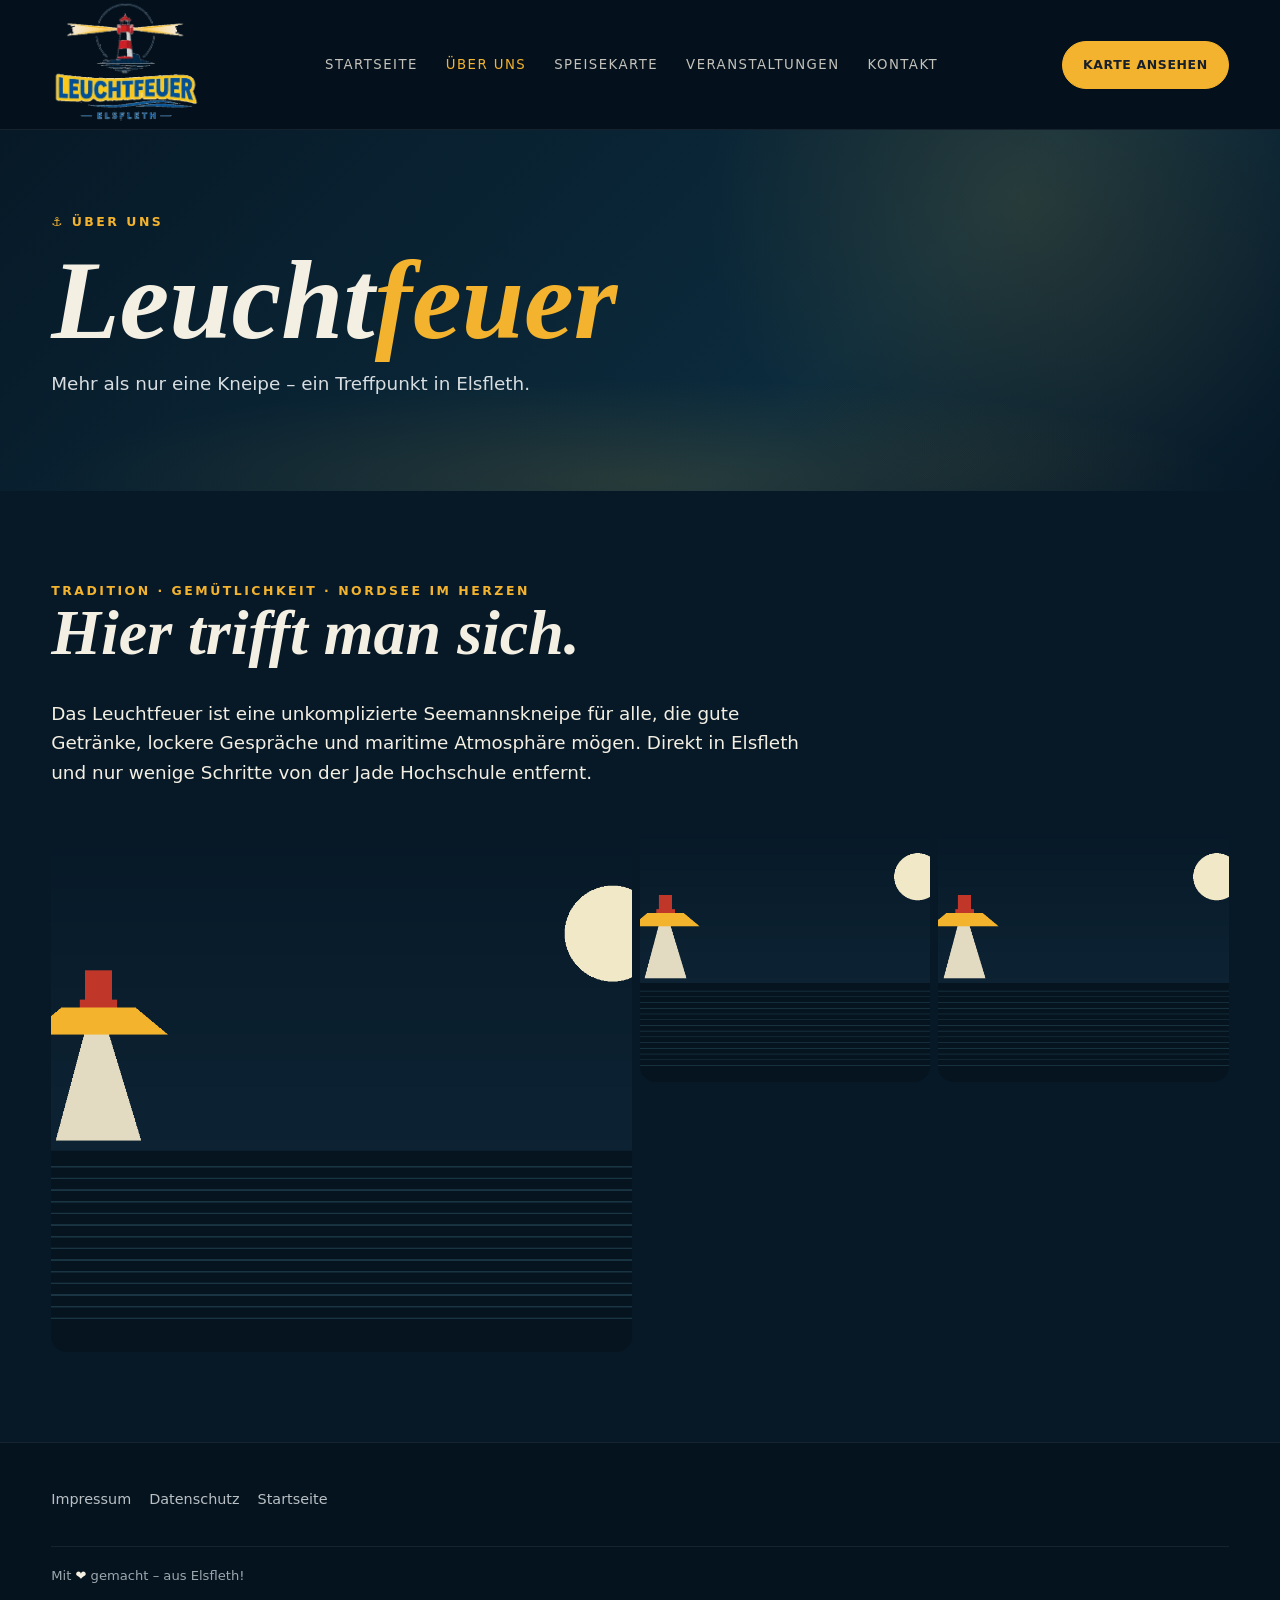
<file: v2/ueber-uns.html>
<!doctype html><html lang="de"><head><meta charset="utf-8"><meta name="viewport" content="width=device-width,initial-scale=1"><title>Über uns – Leuchtfeuer</title><link rel="stylesheet" href="css/style.css"></head><body>
<header class="topbar"><div class="container nav"><a class="brand" href="index.html"><img src="pic/logo.png"></a><nav class="navlinks"><a href="index.html">Startseite</a><a class="active" href="ueber-uns.html">Über uns</a><a href="speisekarte.html">Speisekarte</a><a href="veranstaltungen.html">Veranstaltungen</a><a href="kontakt.html">Kontakt</a></nav><a class="nav-cta" href="speisekarte.html">Karte ansehen</a></div></header>
<section class="hero"><div class="container"><div class="eyebrow">⚓ Über uns</div><h1>Leucht<span>feuer</span></h1><p>Mehr als nur eine Kneipe – ein Treffpunkt in Elsfleth.</p></div></section>
<section class="section"><div class="container"><div class="section-head"><div><div class="eyebrow">Tradition · Gemütlichkeit · Nordsee im Herzen</div><h2>Hier trifft man sich.</h2></div></div><p style="max-width:780px;font-size:1.15rem">Das Leuchtfeuer ist eine unkomplizierte Seemannskneipe für alle, die gute Getränke, lockere Gespräche und maritime Atmosphäre mögen. Direkt in Elsfleth und nur wenige Schritte von der Jade Hochschule entfernt.</p><div class="img-strip" style="margin-top:35px"><img src="pic/bild1.png"><img src="pic/bild2.png"><img src="pic/bild3.png"></div></div></section>
<footer><div class="container"><div class="footer-links"><a href="impressum.html" target="_blank">Impressum</a><a href="datenschutz.html" target="_blank">Datenschutz</a><a href="index.html">Startseite</a></div><div class="maker">Mit <a href="https://www.instagram.com/thesimonfischer/" target="_blank">❤️</a> gemacht – aus Elsfleth!</div></div></footer></body></html>
</file>
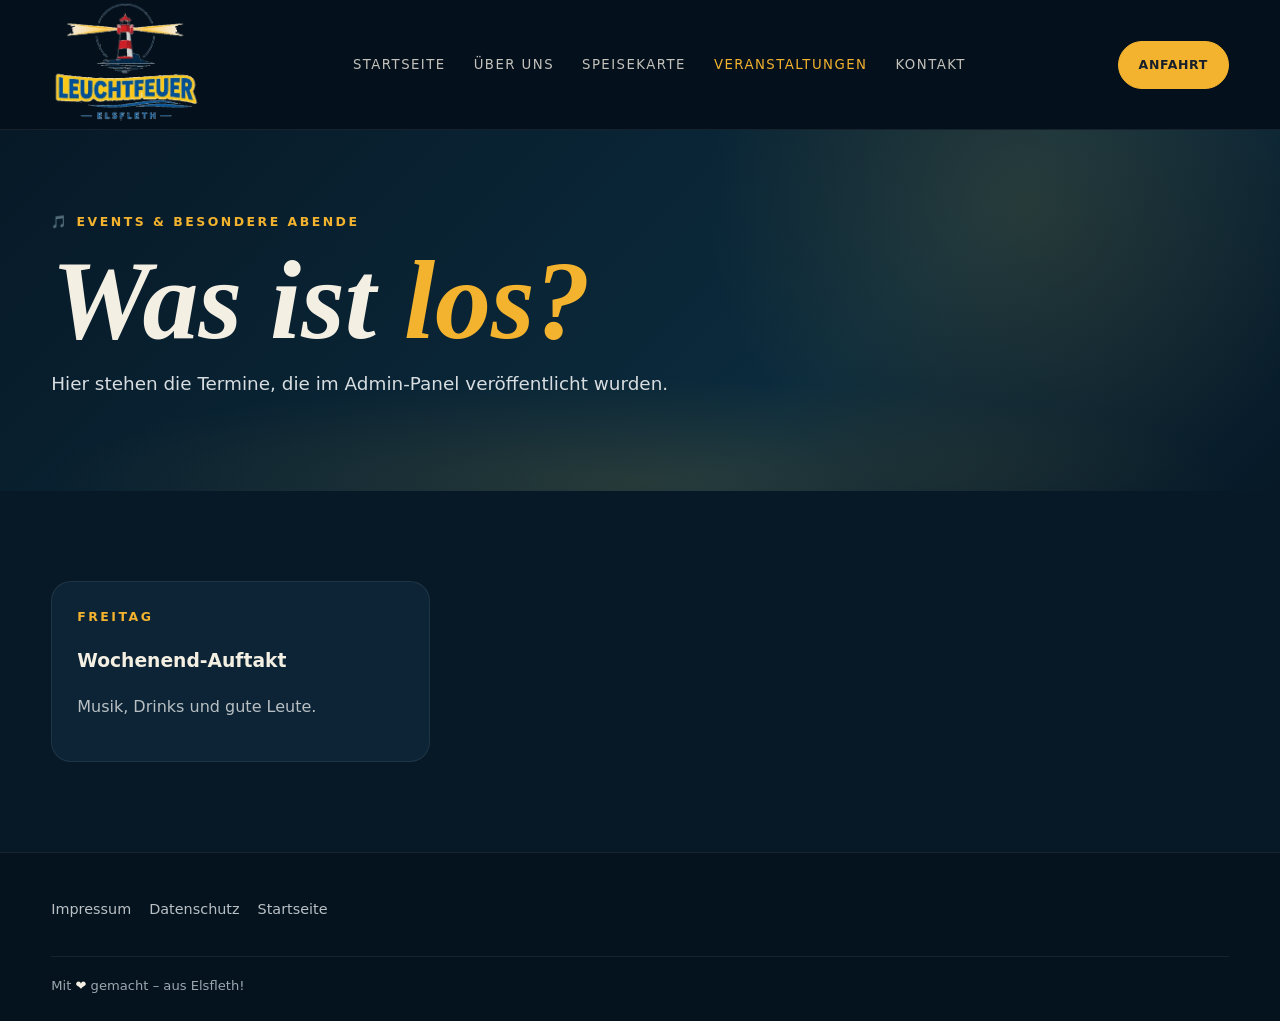
<file: v2/veranstaltungen.html>
<!doctype html><html lang="de"><head><meta charset="utf-8"><meta name="viewport" content="width=device-width,initial-scale=1"><title>Veranstaltungen – Leuchtfeuer</title><link rel="stylesheet" href="css/style.css"></head><body>
<header class="topbar"><div class="container nav"><a class="brand" href="index.html"><img src="pic/logo.png"></a><nav class="navlinks"><a href="index.html">Startseite</a><a href="ueber-uns.html">Über uns</a><a href="speisekarte.html">Speisekarte</a><a class="active" href="veranstaltungen.html">Veranstaltungen</a><a href="kontakt.html">Kontakt</a></nav><a class="nav-cta" href="index.html#anfahrt">Anfahrt</a></div></header>
<section class="hero"><div class="container"><div class="eyebrow">🎵 Events & besondere Abende</div><h1>Was ist <span>los?</span></h1><p>Hier stehen die Termine, die im Admin-Panel veröffentlicht wurden.</p></div></section>
<section class="section"><div class="container"><div id="events" class="cards"></div></div></section>
<footer><div class="container"><div class="footer-links"><a href="impressum.html" target="_blank">Impressum</a><a href="datenschutz.html" target="_blank">Datenschutz</a><a href="index.html">Startseite</a></div><div class="maker">Mit <a href="https://www.instagram.com/thesimonfischer/" target="_blank">❤️</a> gemacht – aus Elsfleth!</div></div></footer>
<script src="js/default-data.js"></script><script src="js/main.js"></script></body></html>
</file>
<file: v2/css/style.css>
:root{--navy:#071927;--navy2:#0c2536;--ink:#071522;--cream:#f4efe3;--muted:#b9c0c4;--gold:#f4b32e;--gold2:#d98d19;--line:rgba(244,179,46,.28);--card:rgba(13,39,56,.86);--shadow:0 24px 70px rgba(0,0,0,.32)}
*{box-sizing:border-box}html{scroll-behavior:smooth}body{margin:0;background:var(--navy);color:var(--cream);font-family:Inter,system-ui,-apple-system,BlinkMacSystemFont,"Segoe UI",sans-serif;line-height:1.6}a{color:inherit;text-decoration:none}.container{width:min(1180px,92%);margin:auto}.topbar{position:sticky;top:0;z-index:50;background:rgba(5,18,29,.94);backdrop-filter:blur(14px);border-bottom:1px solid rgba(255,255,255,.07)}.nav{min-height:82px;display:flex;align-items:center;justify-content:space-between;gap:28px}.brand img{width:150px;display:block}.navlinks{display:flex;gap:28px;align-items:center;font-size:.83rem;letter-spacing:.11em;text-transform:uppercase}.navlinks a{opacity:.8}.navlinks a:hover,.navlinks a.active{opacity:1;color:var(--gold)}.nav-cta,.btn{display:inline-flex;align-items:center;justify-content:center;gap:10px;border:1px solid var(--gold);background:var(--gold);color:#17202a;padding:13px 20px;border-radius:999px;font-weight:800;letter-spacing:.05em;text-transform:uppercase;font-size:.78rem;cursor:pointer}.btn.ghost{background:transparent;color:var(--cream)}.hero{padding:82px 0 74px;position:relative;overflow:hidden;background:radial-gradient(circle at 80% 20%,rgba(244,179,46,.12),transparent 30%),linear-gradient(135deg,#071927,#0b2b3d 65%,#071927)}.hero:after{content:"";position:absolute;inset:auto -5% -110px;height:240px;background:radial-gradient(ellipse at center,rgba(244,179,46,.12),transparent 60%);pointer-events:none}.hero-grid{display:grid;grid-template-columns:1.2fr .8fr;gap:55px;align-items:center}.eyebrow{color:var(--gold);text-transform:uppercase;letter-spacing:.2em;font-size:.78rem;font-weight:800}.hero h1{font-family:Georgia,serif;font-size:clamp(3.6rem,9vw,7rem);line-height:.9;margin:18px 0;color:var(--cream);font-style:italic}.hero h1 span{color:var(--gold)}.hero p{font-size:1.15rem;color:#d7dde0;max-width:620px}.hero-actions{display:flex;gap:14px;flex-wrap:wrap;margin-top:28px}.hours-card{background:linear-gradient(160deg,rgba(15,44,61,.96),rgba(7,25,39,.96));border:1px solid rgba(244,179,46,.55);border-radius:24px;padding:28px;box-shadow:var(--shadow)}.hours-card h2{margin:0 0 18px;font-family:Georgia,serif;font-size:2rem;font-style:italic}.hours-card .today{font-size:.82rem;color:var(--gold);margin-bottom:10px}.hour-row{display:flex;justify-content:space-between;padding:9px 0;border-bottom:1px solid rgba(255,255,255,.08);font-size:.94rem}.hour-row:last-child{border-bottom:0}.closed{color:#f38d7b}.section{padding:90px 0}.section.alt{background:#0a2030}.section-head{display:flex;justify-content:space-between;align-items:end;gap:30px;margin-bottom:34px}.section h2{font-family:Georgia,serif;font-size:clamp(2.4rem,5vw,4rem);line-height:1;margin:0;font-style:italic}.section-head p{max-width:500px;color:var(--muted)}.features{display:grid;grid-template-columns:repeat(4,1fr);gap:1px;background:var(--line)}.feature{background:var(--navy);padding:30px;text-align:center}.feature .icon{font-size:2.3rem;color:var(--gold)}.feature h3{margin:14px 0 8px}.feature p{color:var(--muted);font-size:.92rem}.cards{display:grid;grid-template-columns:repeat(3,1fr);gap:20px}.card{background:var(--card);border:1px solid rgba(255,255,255,.08);border-radius:20px;padding:25px}.offer{border-left:4px solid var(--gold)}.price{font-size:1.35rem;color:var(--gold);font-weight:900}.menu-grid{display:grid;grid-template-columns:1fr 1fr;gap:22px}.menu-cat{background:rgba(255,255,255,.025);border:1px solid rgba(255,255,255,.08);border-radius:20px;padding:24px}.menu-cat h3{color:var(--gold);margin-top:0}.menu-item{display:flex;justify-content:space-between;gap:20px;padding:14px 0;border-bottom:1px solid rgba(255,255,255,.08)}.menu-item:last-child{border-bottom:0}.menu-item small{display:block;color:var(--muted)}.map-wrap{display:grid;grid-template-columns:.75fr 1.25fr;gap:30px;align-items:stretch}.map-info{padding:35px;background:#0b2637;border:1px solid rgba(244,179,46,.25);border-radius:22px}.map-box{min-height:430px;border-radius:22px;overflow:hidden;border:1px solid rgba(255,255,255,.1)}.map-box iframe{width:100%;height:100%;min-height:430px;border:0}.social-grid{display:grid;grid-template-columns:1fr 1fr;gap:22px}.social-card{min-height:250px;border-radius:22px;padding:30px;display:flex;flex-direction:column;justify-content:space-between;background:linear-gradient(145deg,#102f41,#071927);border:1px solid rgba(255,255,255,.08)}.social-card .social-icon{font-size:2rem;color:var(--gold)}footer{padding:45px 0 25px;background:#05131f;border-top:1px solid rgba(255,255,255,.07)}.footer-grid{display:grid;grid-template-columns:1.3fr 1fr 1fr;gap:30px}.footer-links{display:flex;gap:18px;flex-wrap:wrap;color:var(--muted);font-size:.9rem}.maker{margin-top:35px;padding-top:18px;border-top:1px solid rgba(255,255,255,.07);font-size:.82rem;color:#9ca7ad}.maker a{color:var(--cream)}.maker a:hover{color:#ff5a6b}.admin-page{min-height:100vh;background:#071522}.admin-shell{display:grid;grid-template-columns:250px 1fr;min-height:100vh}.admin-side{padding:28px;background:#05131f;border-right:1px solid rgba(255,255,255,.07)}.admin-side h1{font-size:1.25rem}.admin-side button{width:100%;text-align:left;background:transparent;color:var(--muted);border:0;padding:12px;border-radius:10px;cursor:pointer}.admin-side button.active,.admin-side button:hover{background:#0e2b3e;color:var(--cream)}.admin-main{padding:36px}.panel{background:#0b2333;border:1px solid rgba(255,255,255,.08);border-radius:18px;padding:24px;margin-bottom:20px}.form-grid{display:grid;grid-template-columns:repeat(2,1fr);gap:15px}.field{display:flex;flex-direction:column;gap:7px}.field.full{grid-column:1/-1}.field label{font-size:.78rem;color:var(--muted);text-transform:uppercase;letter-spacing:.08em}.field input,.field textarea,.field select{width:100%;background:#061724;border:1px solid rgba(255,255,255,.12);color:var(--cream);border-radius:10px;padding:12px;font:inherit}.field textarea{min-height:110px}.admin-table{width:100%;border-collapse:collapse}.admin-table th,.admin-table td{padding:11px;border-bottom:1px solid rgba(255,255,255,.08);text-align:left}.admin-actions{display:flex;gap:10px;flex-wrap:wrap}.danger{background:#7c2f2f!important;color:#fff!important;border-color:#a84b4b!important}.login{max-width:460px;margin:12vh auto;padding:30px;background:#0b2333;border:1px solid rgba(255,255,255,.1);border-radius:20px}.notice{padding:12px 15px;background:rgba(244,179,46,.1);border:1px solid var(--line);border-radius:10px;color:#e7d8b6;font-size:.9rem}.toast{position:fixed;right:20px;bottom:20px;background:#0d3447;color:#fff;padding:14px 18px;border-radius:12px;box-shadow:var(--shadow);opacity:0;transform:translateY(15px);transition:.25s;z-index:100}.toast.show{opacity:1;transform:none}.mobile-menu{display:none}.img-strip{display:grid;grid-template-columns:2fr 1fr 1fr;gap:8px}.img-strip img{width:100%;height:260px;object-fit:cover;border-radius:16px}.img-strip img:first-child{height:530px;grid-row:span 2}.muted{color:var(--muted)}@media(max-width:900px){.navlinks,.nav-cta{display:none}.mobile-menu{display:block;background:none;border:0;color:var(--cream);font-size:1.5rem}.hero-grid,.map-wrap,.social-grid{grid-template-columns:1fr}.features{grid-template-columns:1fr 1fr}.cards,.menu-grid,.footer-grid{grid-template-columns:1fr}.admin-shell{grid-template-columns:1fr}.admin-side{border-right:0;border-bottom:1px solid rgba(255,255,255,.08)}.form-grid{grid-template-columns:1fr}.img-strip{grid-template-columns:1fr}.img-strip img,.img-strip img:first-child{height:250px;grid-row:auto}.admin-main{padding:20px}}
</file>
